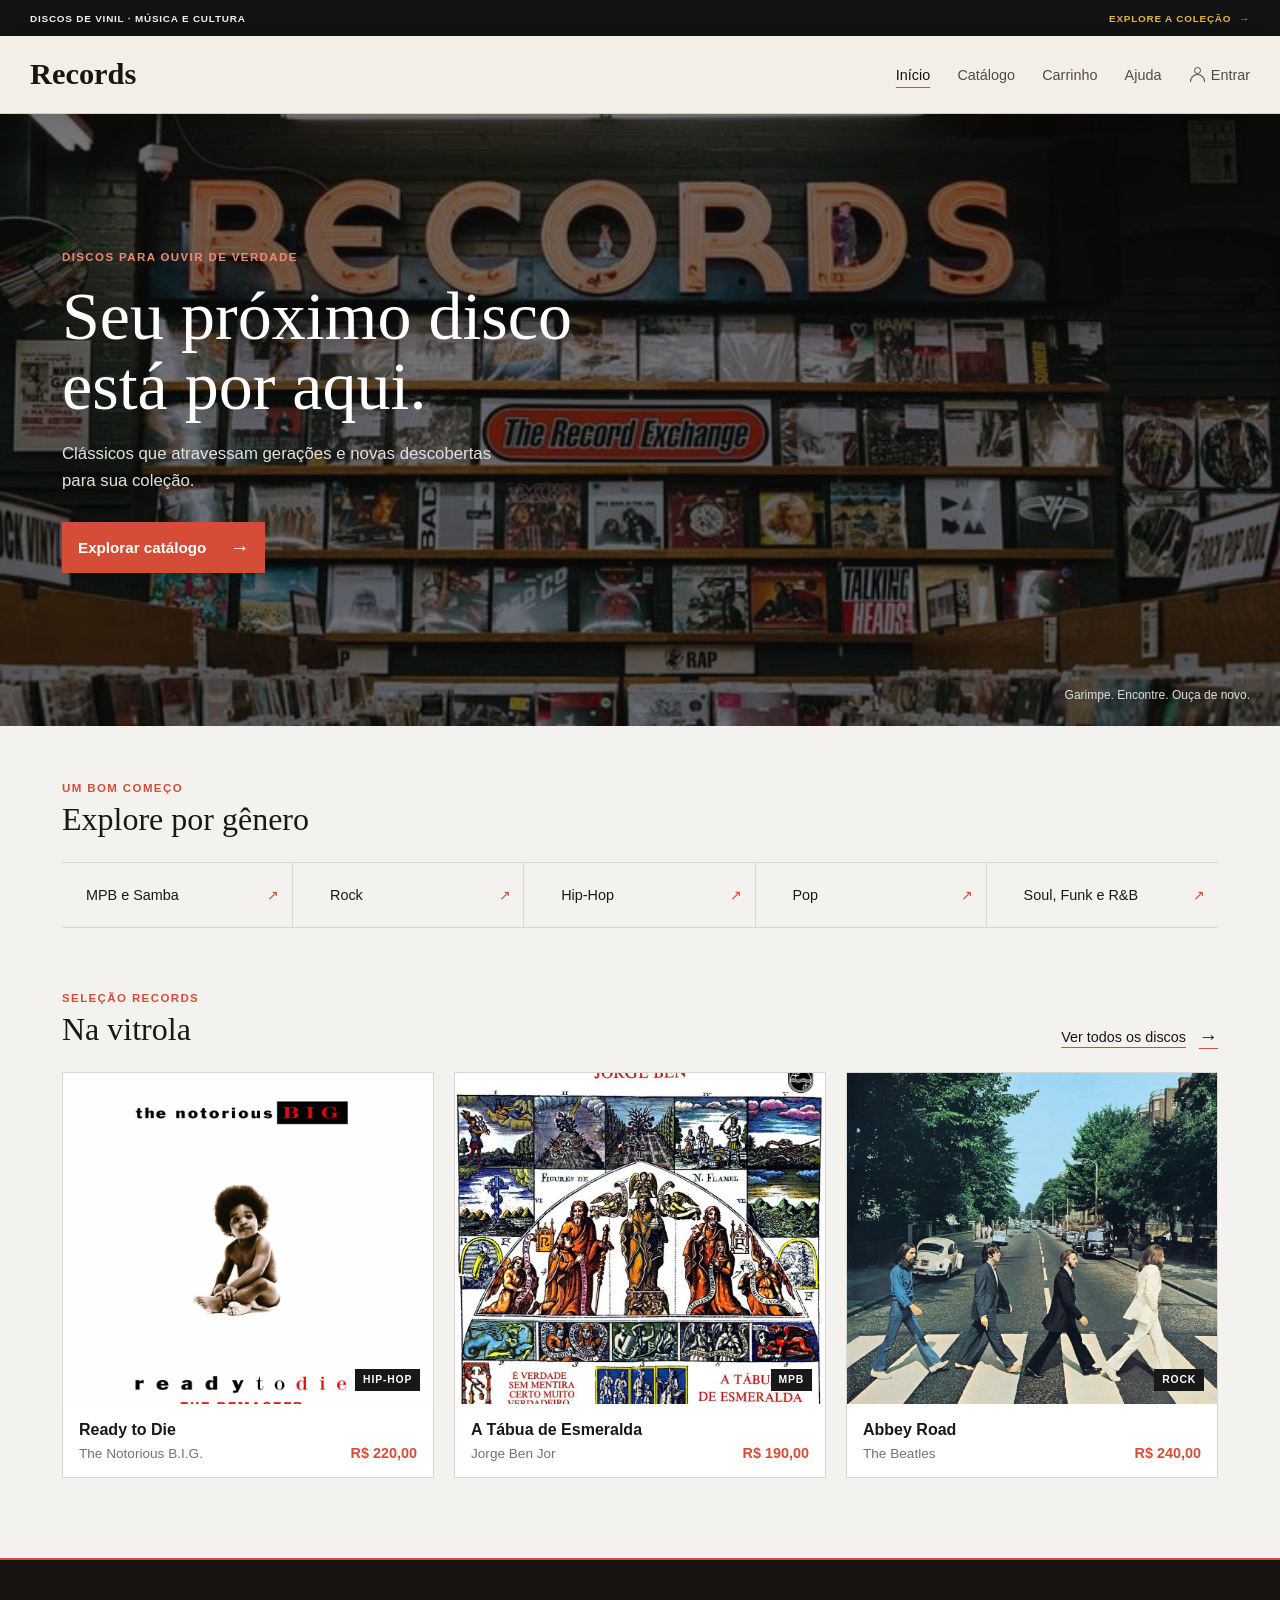
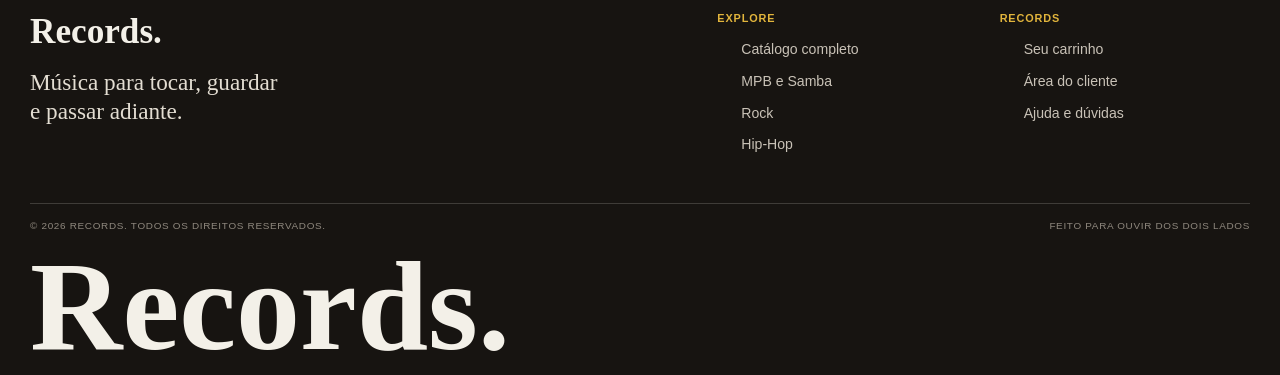
<file: index.html>
<!DOCTYPE html>
<html lang="pt">
<head>
    <meta charset="UTF-8">
    <meta name="viewport" content="width=device-width, initial-scale=1.0">
    <title>Records - Início</title>
    <link rel="stylesheet" href="style.css">
</head>
<body class="home-page">
    <div class="site-announcement">
        <span>DISCOS DE VINIL &middot; MÚSICA E CULTURA</span>
        <a href="catalogo.html">EXPLORE A COLEÇÃO <span aria-hidden="true">&#8594;</span></a>
    </div>
    <header class="site-header">
        <div class="logo">
            <h1>Records</h1>
        </div>
        <nav>
            <a href="index.html" class="active">Início</a>
            <a href="catalogo.html">Catálogo</a>
            <a href="carrinho.html">Carrinho</a>
            <a href="ajuda.html">Ajuda</a>
            <a href="entrar.html" class="link-entrar"><span class="icone-perfil-nav" aria-hidden="true"></span>Entrar</a>
        </nav>
    </header>

    <main class="home-main">
        <section class="home-hero" aria-labelledby="home-hero-title">
            <img class="home-hero-image" src="img/fundo-records.png" alt="Interior da loja Records com discos de vinil" fetchpriority="high">
            <div class="home-hero-content">
                <p class="home-kicker">DISCOS PARA OUVIR DE VERDADE</p>
                <h2 id="home-hero-title">Seu próximo disco<br>está por aqui.</h2>
                <p>Clássicos que atravessam gerações e novas descobertas para sua coleção.</p>
                <a href="catalogo.html" class="home-cta">Explorar catálogo <span aria-hidden="true">&#8594;</span></a>
            </div>
            <p class="home-hero-caption">Garimpe. Encontre. Ouça de novo.</p>
        </section>

        <section class="home-categorias" aria-labelledby="home-categorias-title">
            <div class="home-section-heading">
                <p class="home-kicker">UM BOM COMEÇO</p>
                <h2 id="home-categorias-title">Explore por gênero</h2>
            </div>
            <nav class="home-genero-links" aria-label="Explorar gêneros no catálogo">
                <a href="catalogo.html#mpb-e-samba">MPB e Samba <span aria-hidden="true">&#8599;</span></a>
                <a href="catalogo.html#rock">Rock <span aria-hidden="true">&#8599;</span></a>
                <a href="catalogo.html#hip-hop">Hip-Hop <span aria-hidden="true">&#8599;</span></a>
                <a href="catalogo.html#pop">Pop <span aria-hidden="true">&#8599;</span></a>
                <a href="catalogo.html#soul-funk-e-r-b">Soul, Funk e R&amp;B <span aria-hidden="true">&#8599;</span></a>
            </nav>
        </section>

        <section class="home-destaques" aria-labelledby="home-destaques-title">
            <div class="home-section-heading home-destaques-heading">
                <div>
                    <p class="home-kicker">SELEÇÃO RECORDS</p>
                    <h2 id="home-destaques-title">Na vitrola</h2>
                </div>
                <a class="home-text-link" href="catalogo.html">Ver todos os discos <span aria-hidden="true">&#8594;</span></a>
            </div>
            <div class="home-destaques-grid">
                <a class="home-album" href="catalogo.html">
                    <div class="home-album-cover">
                        <img src="img/Ready to Die.png" alt="Capa do álbum Ready to Die" loading="lazy">
                        <span>HIP-HOP</span>
                    </div>
                    <div class="home-album-info">
                        <div><h3>Ready to Die</h3><p>The Notorious B.I.G.</p></div>
                        <strong>R$ 220,00</strong>
                    </div>
                </a>
                <a class="home-album" href="catalogo.html">
                    <div class="home-album-cover">
                        <img src="img/A Tábua de Esmeralda.png" alt="Capa do álbum A Tábua de Esmeralda" loading="lazy">
                        <span>MPB</span>
                    </div>
                    <div class="home-album-info">
                        <div><h3>A Tábua de Esmeralda</h3><p>Jorge Ben Jor</p></div>
                        <strong>R$ 190,00</strong>
                    </div>
                </a>
                <a class="home-album" href="catalogo.html">
                    <div class="home-album-cover">
                        <img src="img/Abbey Road.png" alt="Capa do álbum Abbey Road" loading="lazy">
                        <span>ROCK</span>
                    </div>
                    <div class="home-album-info">
                        <div><h3>Abbey Road</h3><p>The Beatles</p></div>
                        <strong>R$ 240,00</strong>
                    </div>
                </a>
            </div>
        </section>
    </main>

    <footer class="site-footer">
        <div class="site-footer-content">
            <div class="site-footer-brand-block">
                <a class="site-footer-brand" href="index.html">Records.</a>
                <p class="site-footer-tagline">Música para tocar, guardar<br>e passar adiante.</p>
            </div>
            <nav class="site-footer-links" aria-label="Links do rodapé">
                <div>
                    <h2>Explore</h2>
                    <a href="catalogo.html">Catálogo completo</a>
                    <a href="catalogo.html#mpb-e-samba">MPB e Samba</a>
                    <a href="catalogo.html#rock">Rock</a>
                    <a href="catalogo.html#hip-hop">Hip-Hop</a>
                </div>
                <div>
                    <h2>Records</h2>
                    <a href="carrinho.html">Seu carrinho</a>
                    <a href="entrar.html">Área do cliente</a>
                    <a href="ajuda.html">Ajuda e dúvidas</a>
                </div>
            </nav>
        </div>
        <div class="site-footer-bottom">
            <p>&copy; 2026 RECORDS. TODOS OS DIREITOS RESERVADOS.</p>
            <p>FEITO PARA OUVIR DOS DOIS LADOS</p>
        </div>
        <p class="site-footer-wordmark" aria-hidden="true">Records.</p>
    </footer>

    <script src="script.js"></script>
</body>
</html>
</file>
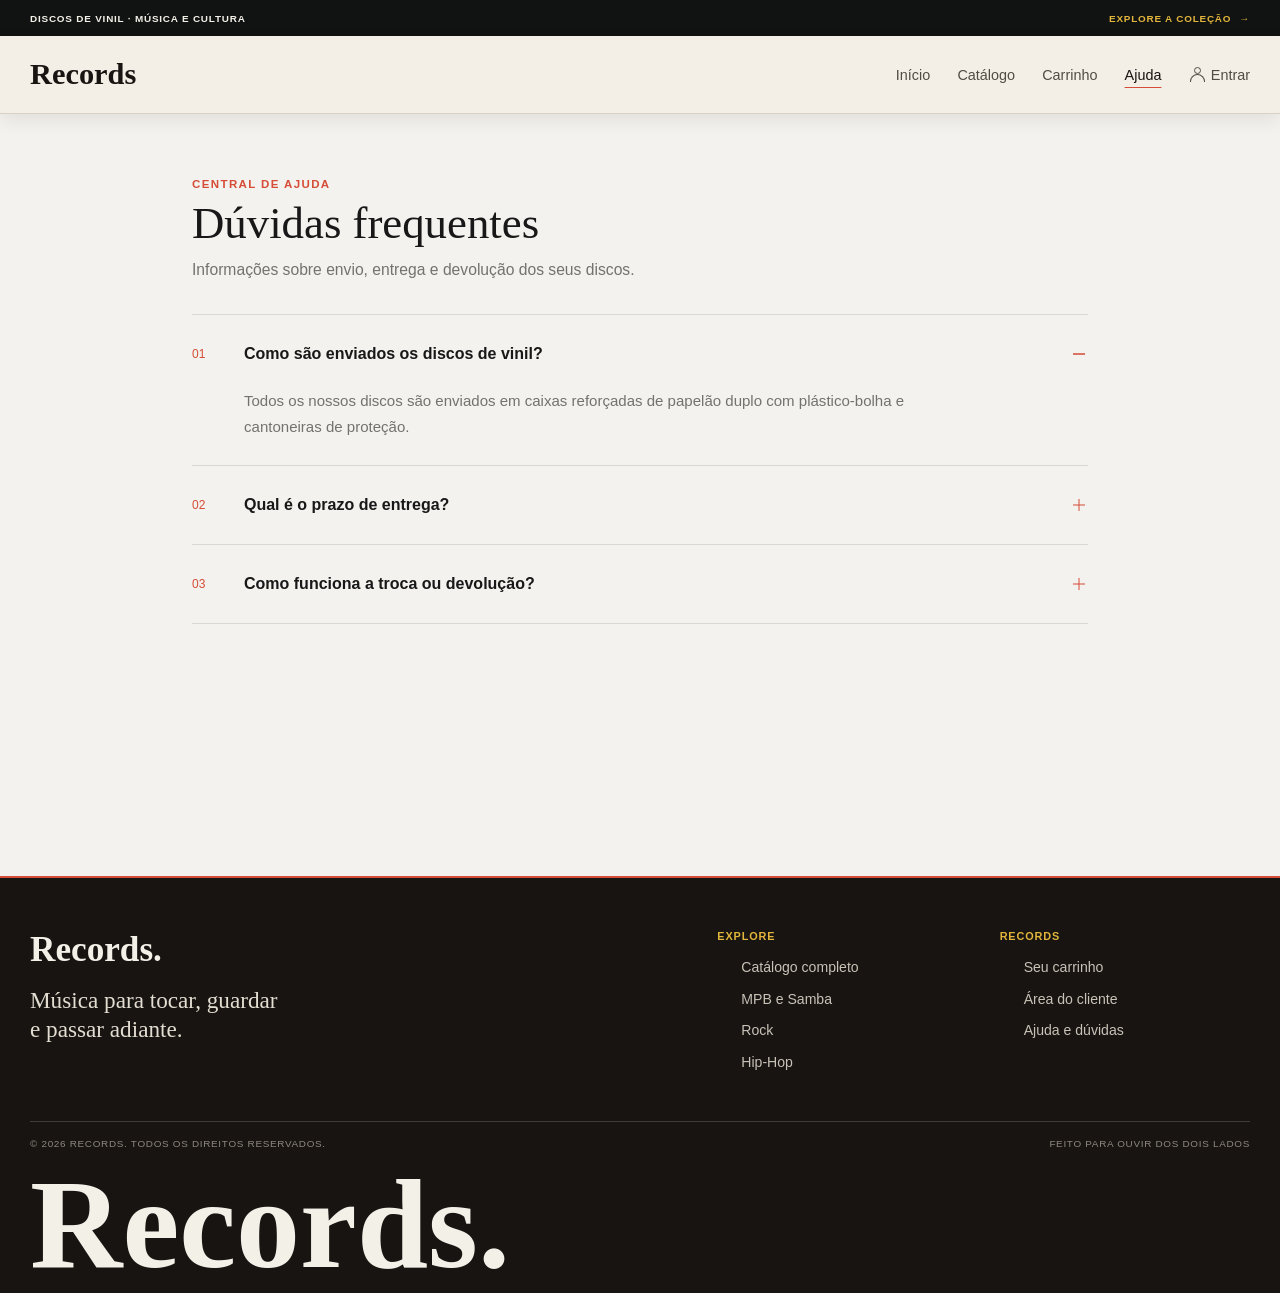
<file: ajuda.html>
<!DOCTYPE html>
<html lang="pt">
<head>
    <meta charset="UTF-8">
    <meta name="viewport" content="width=device-width, initial-scale=1.0">
    <title>Records - Ajuda</title>
    <link rel="stylesheet" href="style.css">
</head>
<body class="ajuda-page">
    <div class="site-announcement">
        <span>DISCOS DE VINIL &middot; MÚSICA E CULTURA</span>
        <a href="catalogo.html">EXPLORE A COLEÇÃO <span aria-hidden="true">&#8594;</span></a>
    </div>
    <header class="site-header">
        <div class="logo">
            <h1>Records</h1>
        </div>
        <nav>
            <a href="index.html">Início</a>
            <a href="catalogo.html">Catálogo</a>
            <a href="carrinho.html">Carrinho</a>
            <a href="ajuda.html" class="active">Ajuda</a>
            <a href="entrar.html" class="link-entrar"><span class="icone-perfil-nav" aria-hidden="true"></span>Entrar</a>
        </nav>
    </header>

    <main class="ajuda-main">
        <section class="ajuda-intro" aria-labelledby="ajuda-titulo">
            <p class="ajuda-kicker">CENTRAL DE AJUDA</p>
            <h2 id="ajuda-titulo">Dúvidas frequentes</h2>
            <p>Informações sobre envio, entrega e devolução dos seus discos.</p>
        </section>

        <section class="faq-lista" aria-label="Perguntas frequentes">
            <details class="faq-item" open>
                <summary>
                    <span class="faq-numero">01</span>
                    <span class="faq-pergunta">Como são enviados os discos de vinil?</span>
                    <span class="faq-indicador" aria-hidden="true"></span>
                </summary>
                <p>Todos os nossos discos são enviados em caixas reforçadas de papelão duplo com plástico-bolha e cantoneiras de proteção.</p>
            </details>

            <details class="faq-item">
                <summary>
                    <span class="faq-numero">02</span>
                    <span class="faq-pergunta">Qual é o prazo de entrega?</span>
                    <span class="faq-indicador" aria-hidden="true"></span>
                </summary>
                <p>O prazo varia conforme a sua região, geralmente levando de 3 a 7 dias úteis após a confirmação do pagamento.</p>
            </details>

            <details class="faq-item">
                <summary>
                    <span class="faq-numero">03</span>
                    <span class="faq-pergunta">Como funciona a troca ou devolução?</span>
                    <span class="faq-indicador" aria-hidden="true"></span>
                </summary>
                <p>Você pode solicitar a troca ou devolução em até 7 dias corridos após o recebimento, caso o produto apresente defeito ou avaria no transporte.</p>
            </details>
        </section>
    </main>

    <footer class="site-footer">
        <div class="site-footer-content">
            <div class="site-footer-brand-block">
                <a class="site-footer-brand" href="index.html">Records.</a>
                <p class="site-footer-tagline">Música para tocar, guardar<br>e passar adiante.</p>
            </div>
            <nav class="site-footer-links" aria-label="Links do rodapé">
                <div>
                    <h2>Explore</h2>
                    <a href="catalogo.html">Catálogo completo</a>
                    <a href="catalogo.html#mpb-e-samba">MPB e Samba</a>
                    <a href="catalogo.html#rock">Rock</a>
                    <a href="catalogo.html#hip-hop">Hip-Hop</a>
                </div>
                <div>
                    <h2>Records</h2>
                    <a href="carrinho.html">Seu carrinho</a>
                    <a href="entrar.html">Área do cliente</a>
                    <a href="ajuda.html">Ajuda e dúvidas</a>
                </div>
            </nav>
        </div>
        <div class="site-footer-bottom">
            <p>&copy; 2026 RECORDS. TODOS OS DIREITOS RESERVADOS.</p>
            <p>FEITO PARA OUVIR DOS DOIS LADOS</p>
        </div>
        <p class="site-footer-wordmark" aria-hidden="true">Records.</p>
    </footer>

    <script src="script.js"></script>
</body>
</html>
</file>
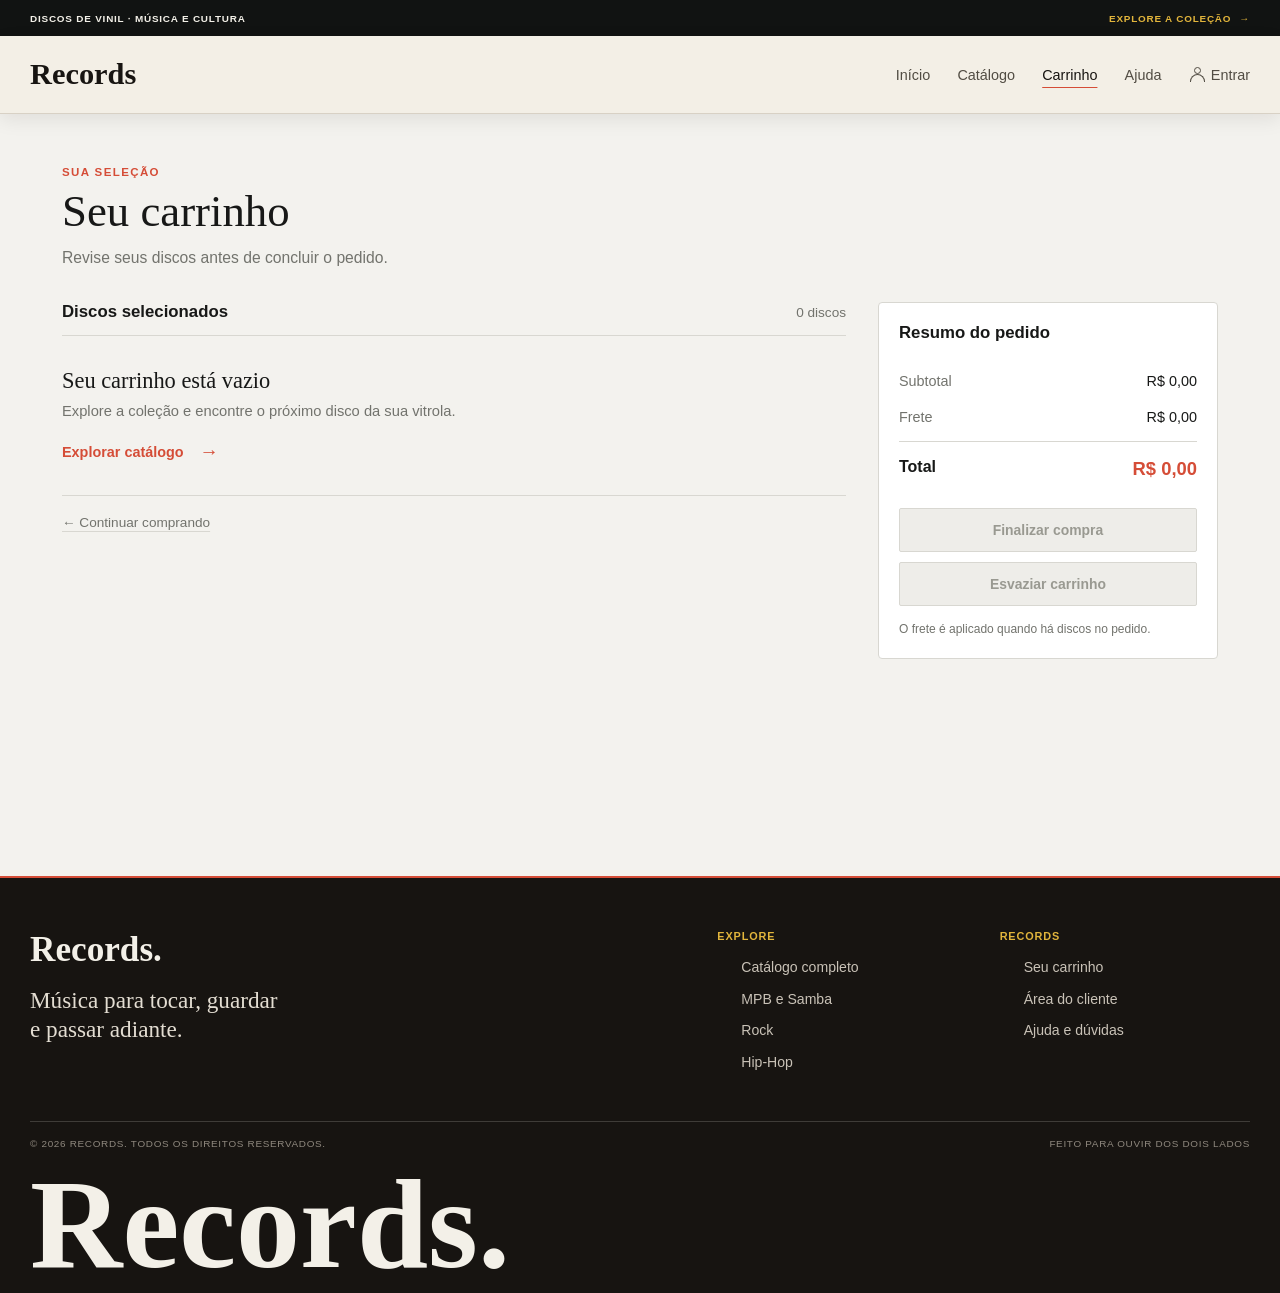
<file: carrinho.html>
<!DOCTYPE html>
<html lang="pt">
<head>
    <meta charset="UTF-8">
    <meta name="viewport" content="width=device-width, initial-scale=1.0">
    <title>Records - Carrinho</title>
    <link rel="stylesheet" href="style.css">
</head>
<body class="carrinho-page">
    <div class="site-announcement">
        <span>DISCOS DE VINIL &middot; MÚSICA E CULTURA</span>
        <a href="catalogo.html">EXPLORE A COLEÇÃO <span aria-hidden="true">&#8594;</span></a>
    </div>
    <header class="site-header">
        <div class="logo">
            <h1>Records</h1>
        </div>
        <nav>
            <a href="index.html">Início</a>
            <a href="catalogo.html">Catálogo</a>
            <a href="carrinho.html" class="active">Carrinho</a>
            <a href="ajuda.html">Ajuda</a>
            <a href="entrar.html" class="link-entrar"><span class="icone-perfil-nav" aria-hidden="true"></span>Entrar</a>
        </nav>
    </header>

    <main class="carrinho-main">
        <section class="carrinho-intro" aria-labelledby="carrinho-titulo">
            <p class="carrinho-kicker">SUA SELEÇÃO</p>
            <h2 id="carrinho-titulo">Seu carrinho</h2>
            <p>Revise seus discos antes de concluir o pedido.</p>
        </section>

        <div class="carrinho-layout">
            <section class="carrinho-itens-section" aria-labelledby="carrinho-itens-titulo">
                <div class="carrinho-lista-header">
                    <h3 id="carrinho-itens-titulo">Discos selecionados</h3>
                    <span id="carrinho-contagem">0 discos</span>
                </div>
                <div id="carrinho-itens" class="carrinho-lista" aria-live="polite"></div>
                <a class="carrinho-continuar" href="catalogo.html">&#8592; Continuar comprando</a>
            </section>

            <aside class="carrinho-resumo" aria-labelledby="resumo-titulo">
                <h3 id="resumo-titulo">Resumo do pedido</h3>
                <div class="linha-resumo">
                    <span>Subtotal</span>
                    <span id="subtotal">R$ 0,00</span>
                </div>
                <div class="linha-resumo">
                    <span>Frete</span>
                    <span id="frete">R$ 0,00</span>
                </div>
                <div class="linha-resumo total">
                    <span>Total</span>
                    <span id="valor-total">R$ 0,00</span>
                </div>
                <div class="carrinho-acoes">
                    <button id="btn-finalizar" class="btn-comprar" type="button" onclick="finalizarCompra()" disabled>Finalizar compra</button>
                    <button id="btn-limpar-carrinho" class="btn-secundario" type="button" onclick="limparCarrinho()" disabled>Esvaziar carrinho</button>
                </div>
                <p class="carrinho-aviso">O frete é aplicado quando há discos no pedido.</p>
            </aside>
        </div>
    </main>

    <footer class="site-footer">
        <div class="site-footer-content">
            <div class="site-footer-brand-block">
                <a class="site-footer-brand" href="index.html">Records.</a>
                <p class="site-footer-tagline">Música para tocar, guardar<br>e passar adiante.</p>
            </div>
            <nav class="site-footer-links" aria-label="Links do rodapé">
                <div>
                    <h2>Explore</h2>
                    <a href="catalogo.html">Catálogo completo</a>
                    <a href="catalogo.html#mpb-e-samba">MPB e Samba</a>
                    <a href="catalogo.html#rock">Rock</a>
                    <a href="catalogo.html#hip-hop">Hip-Hop</a>
                </div>
                <div>
                    <h2>Records</h2>
                    <a href="carrinho.html">Seu carrinho</a>
                    <a href="entrar.html">Área do cliente</a>
                    <a href="ajuda.html">Ajuda e dúvidas</a>
                </div>
            </nav>
        </div>
        <div class="site-footer-bottom">
            <p>&copy; 2026 RECORDS. TODOS OS DIREITOS RESERVADOS.</p>
            <p>FEITO PARA OUVIR DOS DOIS LADOS</p>
        </div>
        <p class="site-footer-wordmark" aria-hidden="true">Records.</p>
    </footer>

    <script src="script.js"></script>
</body>
</html>
</file>
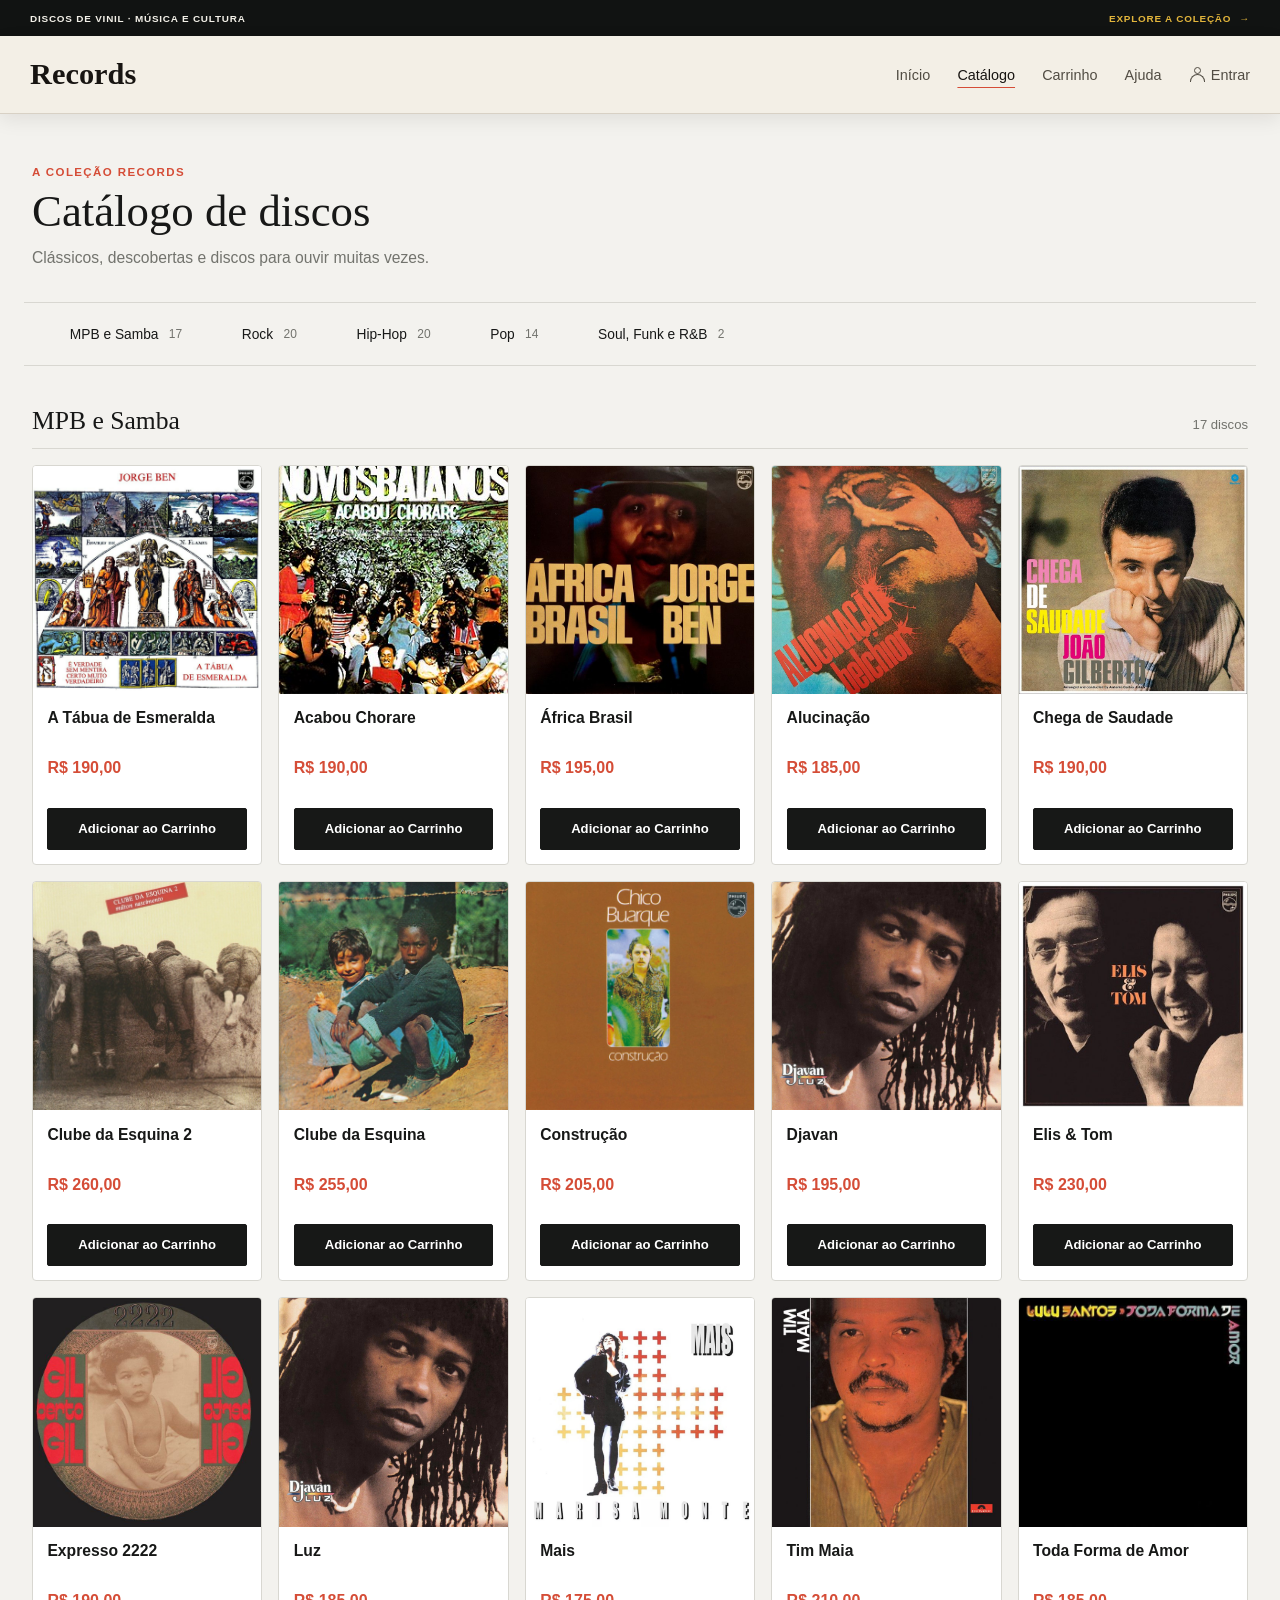
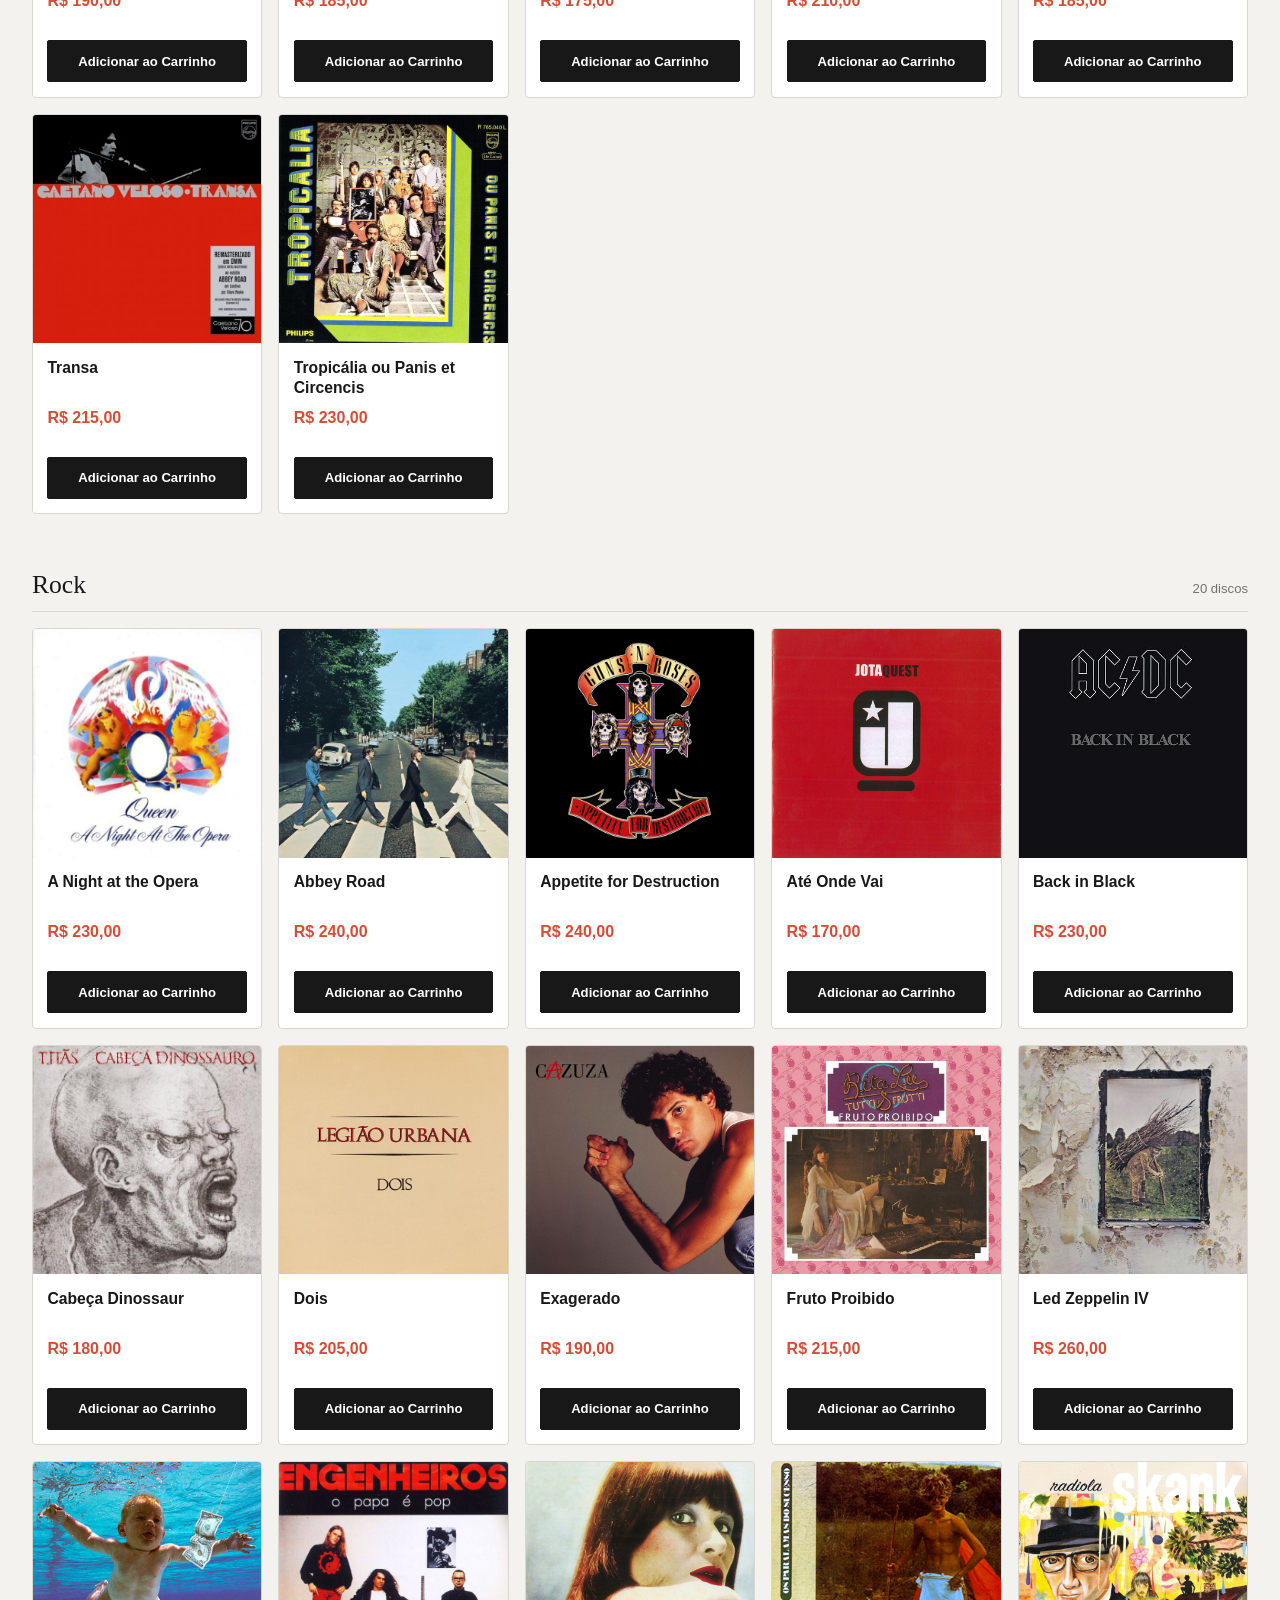
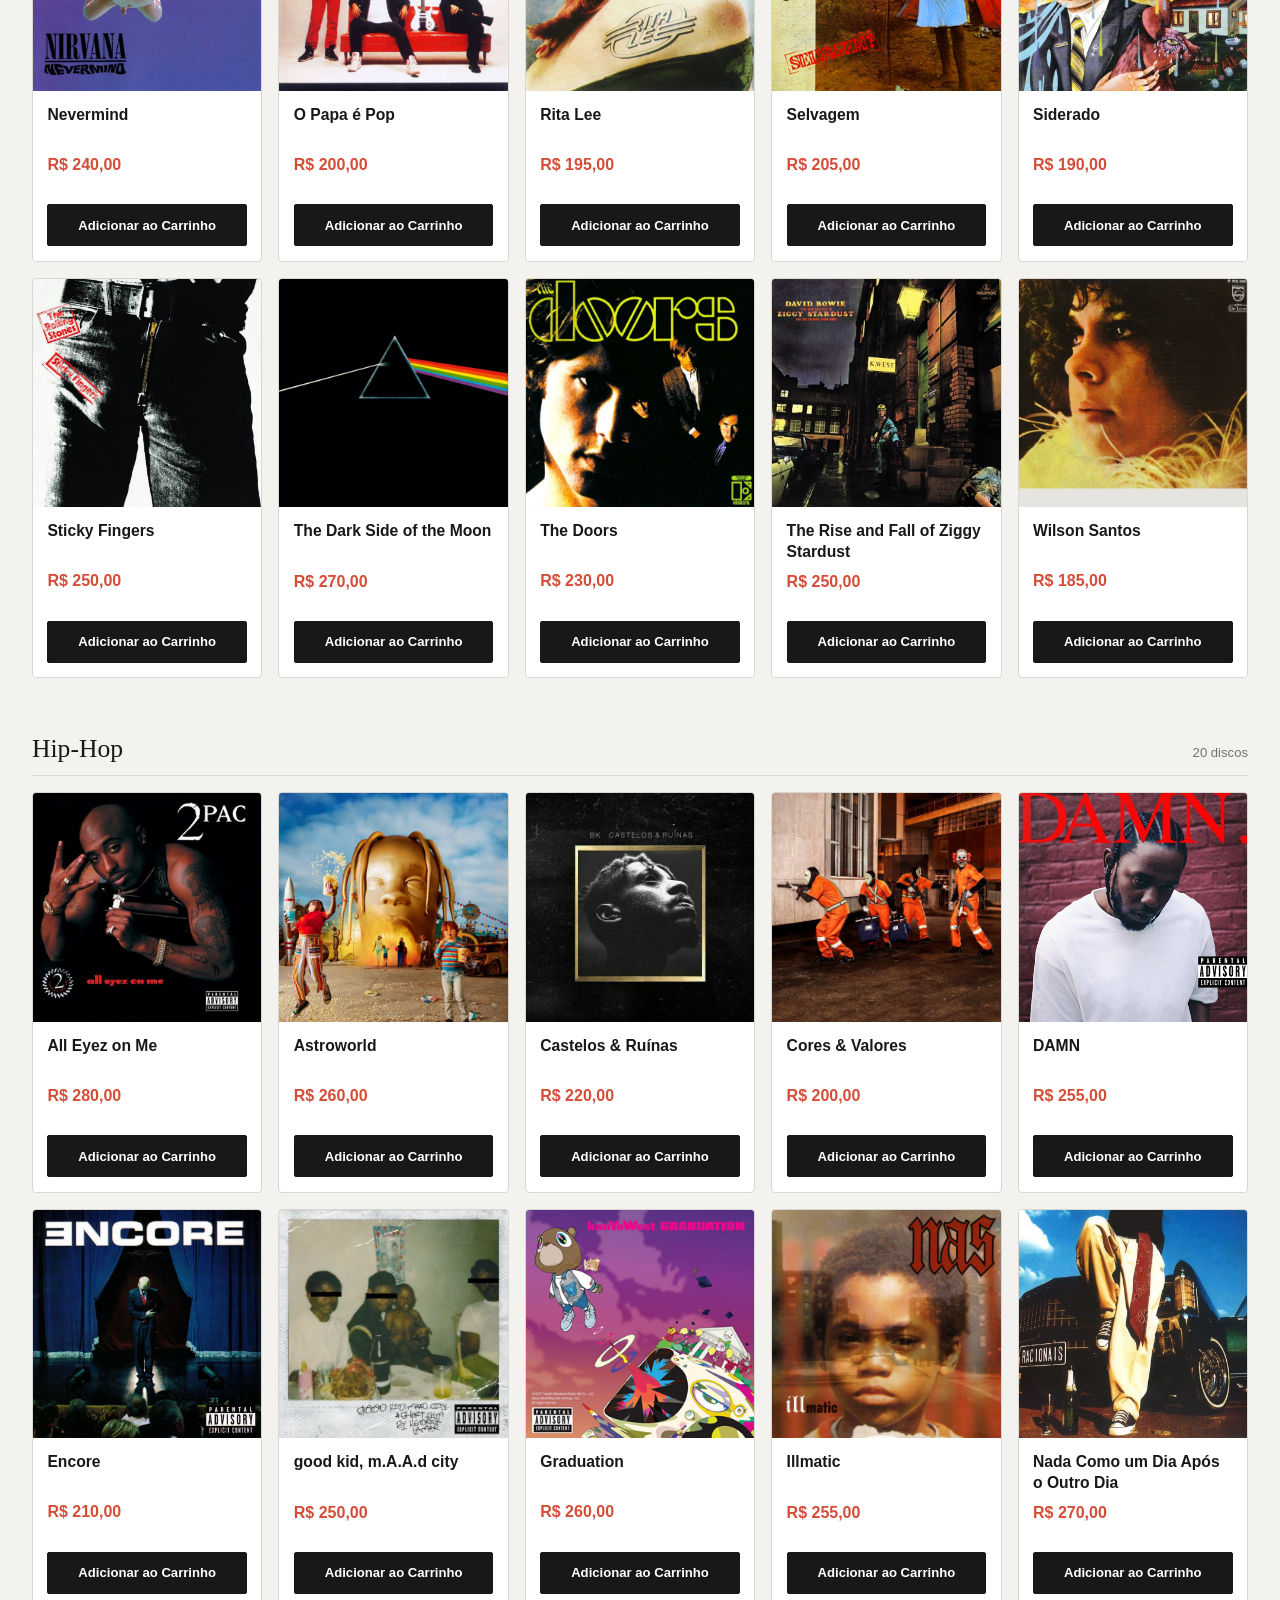
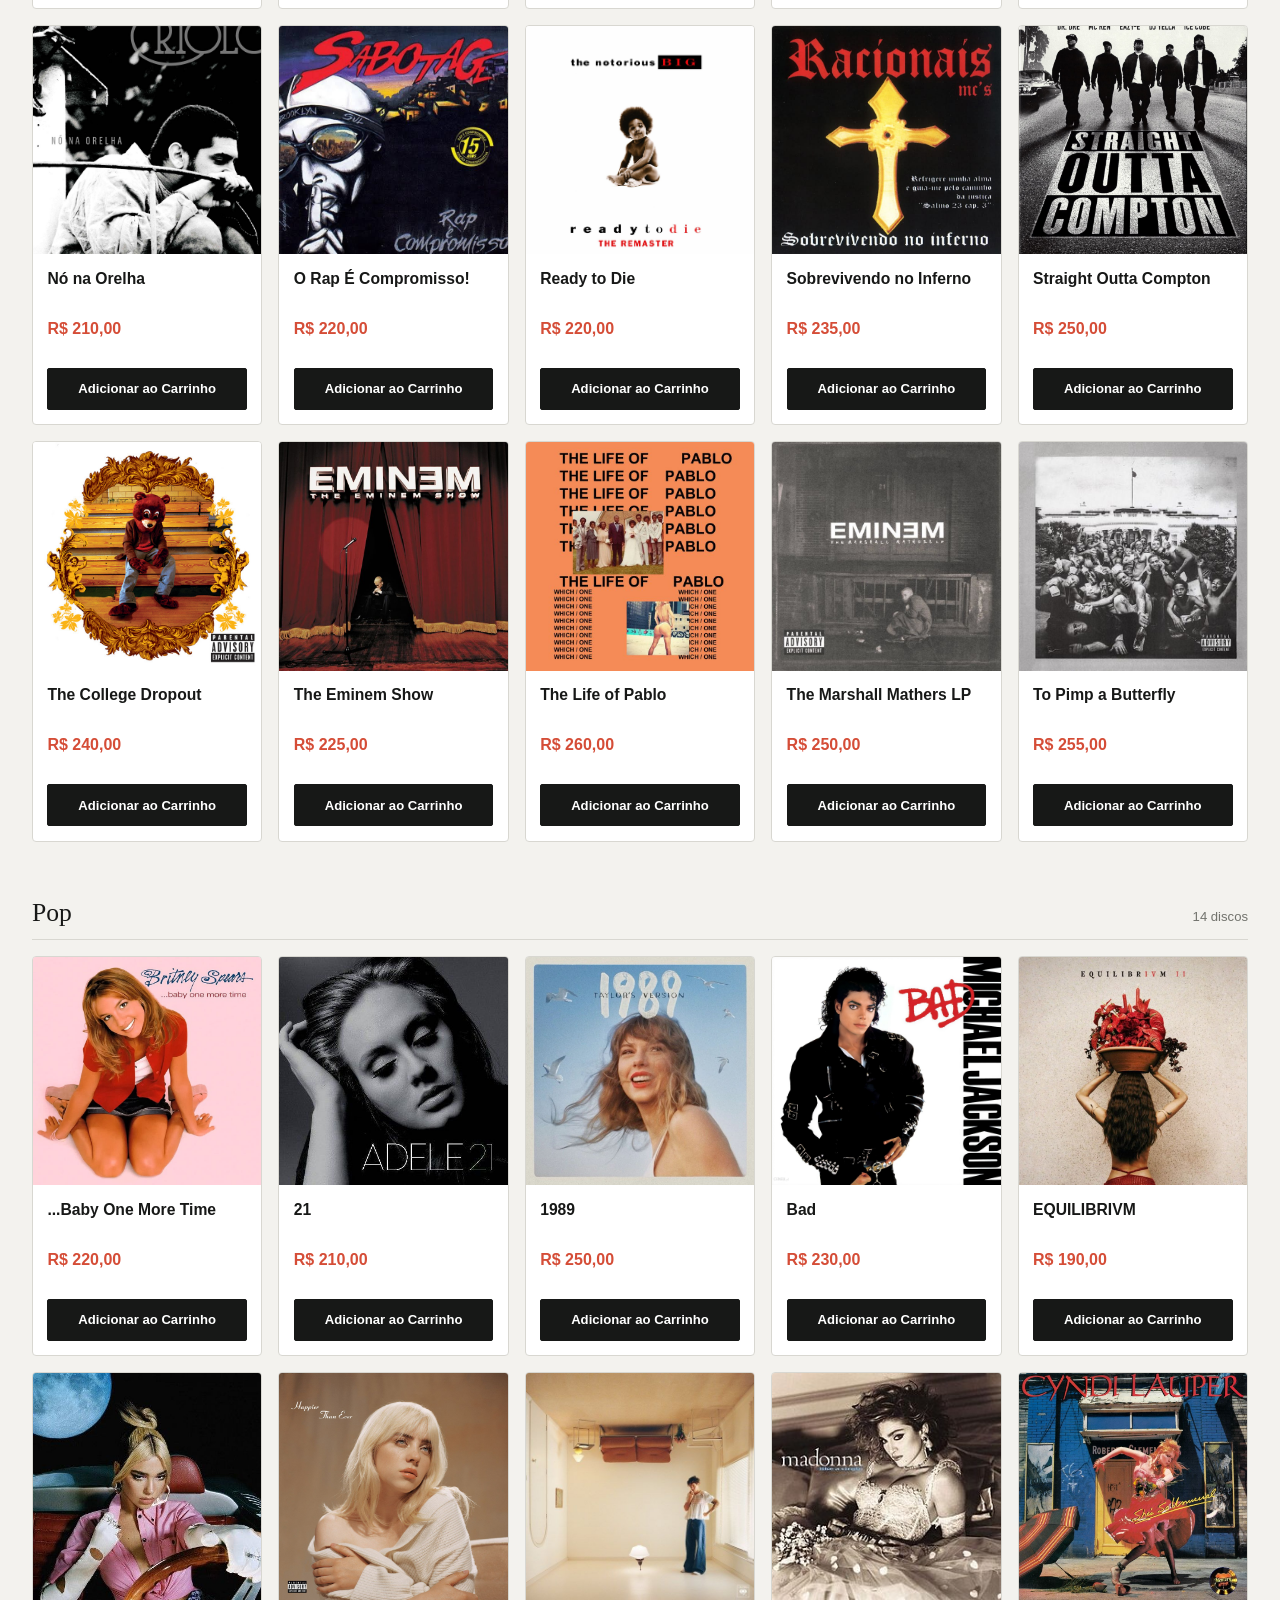
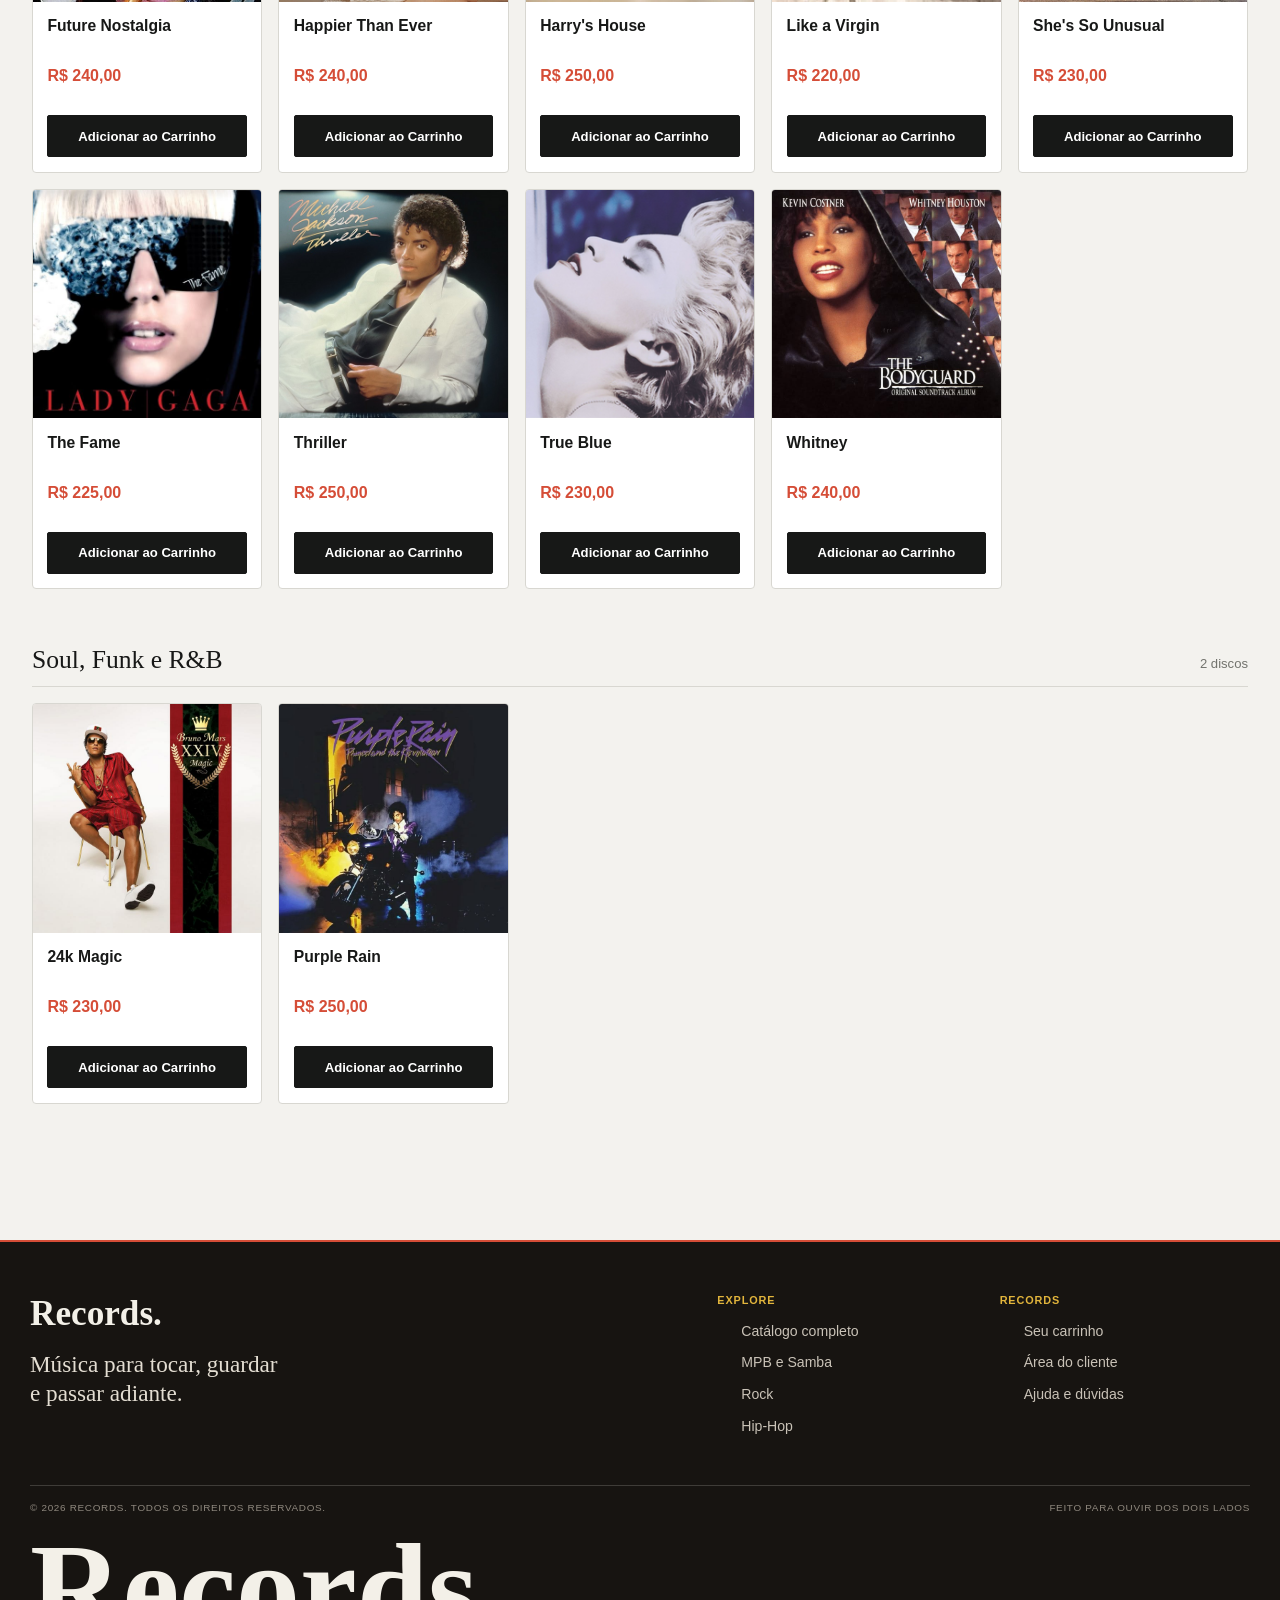
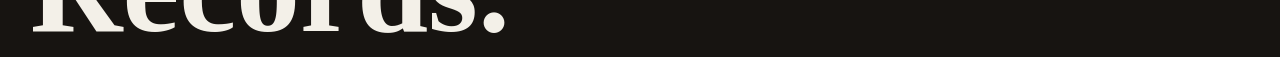
<file: catalogo.html>
<!DOCTYPE html>
<html lang="pt">
<head>
    <meta charset="UTF-8">
    <meta name="viewport" content="width=device-width, initial-scale=1.0">
    <title>Records - Catálogo</title>
    <link rel="stylesheet" href="style.css">
</head>
<body class="catalogo-page">
    <div class="site-announcement">
        <span>DISCOS DE VINIL &middot; MÚSICA E CULTURA</span>
        <a href="catalogo.html">EXPLORE A COLEÇÃO <span aria-hidden="true">&#8594;</span></a>
    </div>

    <header class="site-header">
        <div class="logo">
            <h1>Records</h1>
        </div>
        <nav>
            <a href="index.html">Início</a>
            <a href="catalogo.html" class="active">Catálogo</a>
            <a href="carrinho.html">Carrinho</a>
            <a href="ajuda.html">Ajuda</a>
            <a href="entrar.html" class="link-entrar"><span class="icone-perfil-nav" aria-hidden="true"></span>Entrar</a>
        </nav>
    </header>

    <main class="catalogo-main">
        <section class="catalogo-intro" aria-labelledby="catalogo-titulo">
            <p class="catalogo-kicker">A COLEÇÃO RECORDS</p>
            <h2 id="catalogo-titulo">Catálogo de discos</h2>
            <p>Clássicos, descobertas e discos para ouvir muitas vezes.</p>
        </section>
        <nav class="generos-nav" id="generos-nav" aria-label="Explorar por gênero"></nav>
        <div id="catalogo-generos"></div>
    </main>

    <footer class="site-footer">
        <div class="site-footer-content">
            <div class="site-footer-brand-block">
                <a class="site-footer-brand" href="index.html">Records.</a>
                <p class="site-footer-tagline">Música para tocar, guardar<br>e passar adiante.</p>
            </div>
            <nav class="site-footer-links" aria-label="Links do rodapé">
                <div>
                    <h2>Explore</h2>
                    <a href="catalogo.html">Catálogo completo</a>
                    <a href="catalogo.html#mpb-e-samba">MPB e Samba</a>
                    <a href="catalogo.html#rock">Rock</a>
                    <a href="catalogo.html#hip-hop">Hip-Hop</a>
                </div>
                <div>
                    <h2>Records</h2>
                    <a href="carrinho.html">Seu carrinho</a>
                    <a href="entrar.html">Área do cliente</a>
                    <a href="ajuda.html">Ajuda e dúvidas</a>
                </div>
            </nav>
        </div>
        <div class="site-footer-bottom">
            <p>&copy; 2026 RECORDS. TODOS OS DIREITOS RESERVADOS.</p>
            <p>FEITO PARA OUVIR DOS DOIS LADOS</p>
        </div>
        <p class="site-footer-wordmark" aria-hidden="true">Records.</p>
    </footer>

    <script src="script.js"></script>
</body>
</html>
</file>
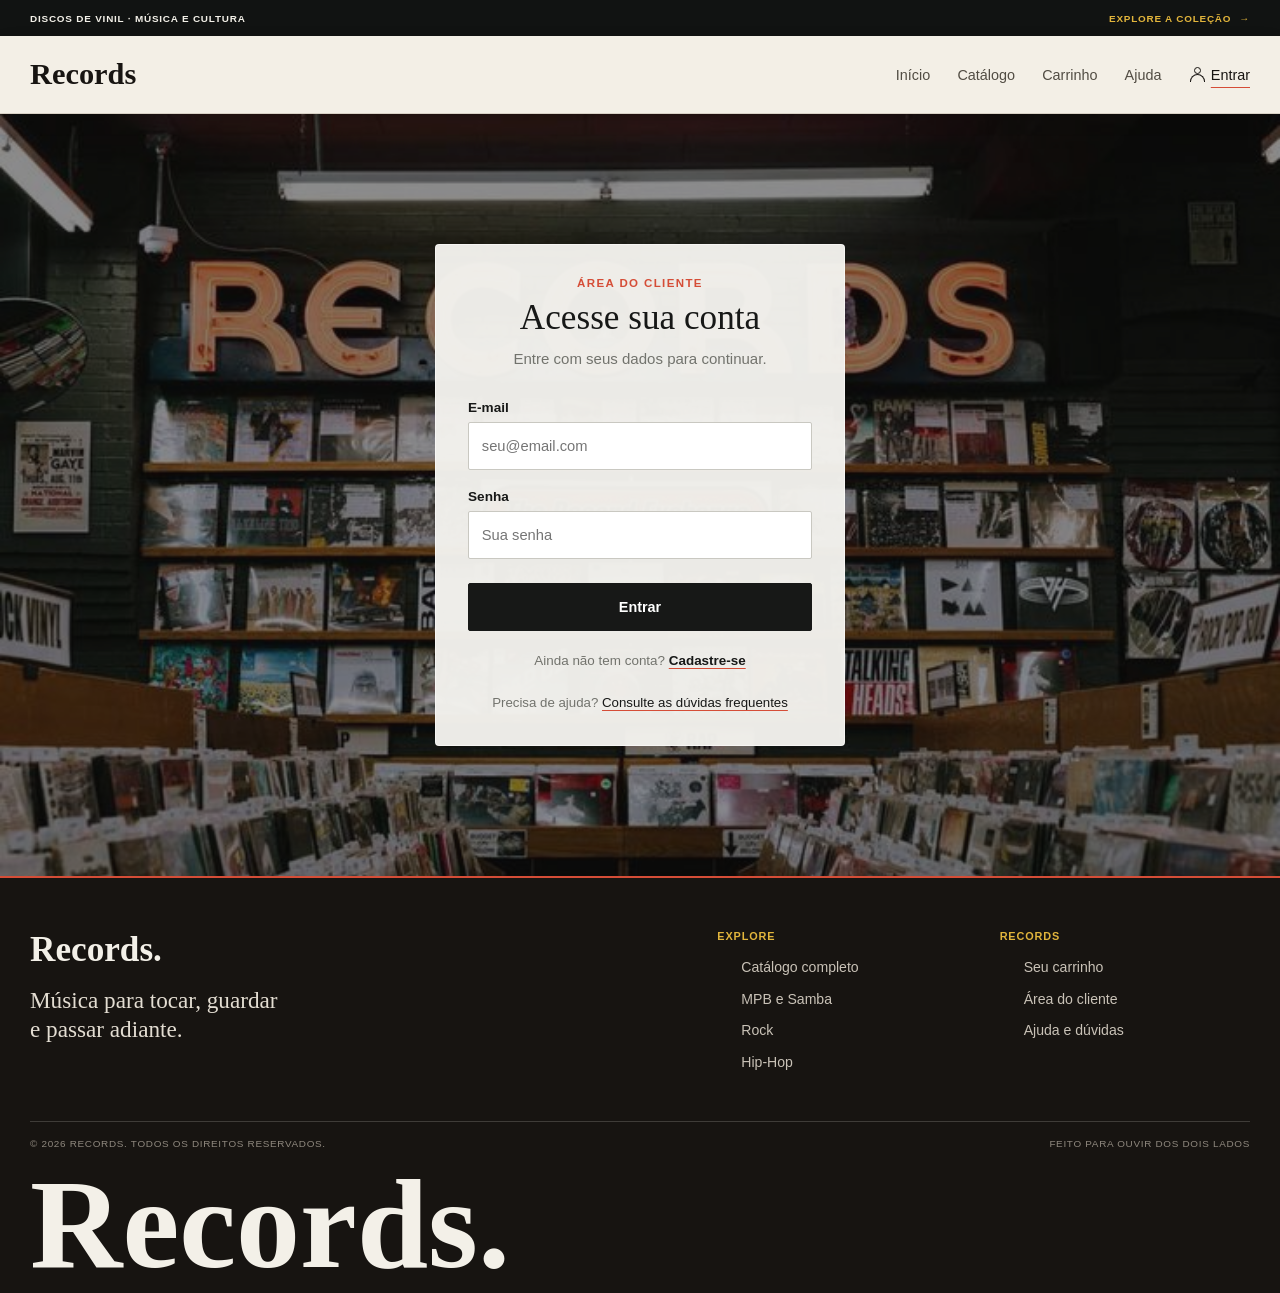
<file: entrar.html>
<!DOCTYPE html>
<html lang="pt">
<head>
    <meta charset="UTF-8">
    <meta name="viewport" content="width=device-width, initial-scale=1.0">
    <title>Records - Entrar</title>
    <link rel="stylesheet" href="style.css">
</head>
<body class="entrar-page">
    <div class="site-announcement">
        <span>DISCOS DE VINIL &middot; MÚSICA E CULTURA</span>
        <a href="catalogo.html">EXPLORE A COLEÇÃO <span aria-hidden="true">&#8594;</span></a>
    </div>
    <header class="site-header">
        <div class="logo">
            <h1>Records</h1>
        </div>
        <nav>
            <a href="index.html">Início</a>
            <a href="catalogo.html">Catálogo</a>
            <a href="carrinho.html">Carrinho</a>
            <a href="ajuda.html">Ajuda</a>
            <a href="entrar.html" class="link-entrar active"><span class="icone-perfil-nav" aria-hidden="true"></span>Entrar</a>
        </nav>
    </header>

    <main class="entrar-main">
        <section class="entrar-formulario" aria-labelledby="entrar-titulo">
            <p class="entrar-kicker">ÁREA DO CLIENTE</p>
            <div id="modo-login" class="entrar-modo">
                <h2 id="entrar-titulo">Acesse sua conta</h2>
                <p class="entrar-descricao">Entre com seus dados para continuar.</p>
                <form onsubmit="realizarLogin(event)">
                    <div class="campo-form">
                        <label for="email">E-mail</label>
                        <input type="email" id="email" name="email" placeholder="seu@email.com" autocomplete="email" required>
                    </div>
                    <div class="campo-form">
                        <label for="senha">Senha</label>
                        <input type="password" id="senha" name="senha" placeholder="Sua senha" autocomplete="current-password" required>
                    </div>
                    <p id="login-erro" class="cadastro-erro" role="alert" hidden></p>
                    <button type="submit" class="entrar-submit">Entrar</button>
                </form>
                <p class="entrar-alternar">Ainda não tem conta? <button type="button" onclick="mostrarCadastro()">Cadastre-se</button></p>
                <p class="entrar-ajuda">Precisa de ajuda? <a href="ajuda.html">Consulte as dúvidas frequentes</a></p>
            </div>

            <div id="modo-cadastro" class="entrar-modo" hidden>
                <h2 id="cadastro-titulo">Crie sua conta</h2>
                <p class="entrar-descricao">Preencha seus dados para fazer parte da Records.</p>
                <form id="form-cadastro" onsubmit="cadastrarUsuario(event)">
                    <div class="campo-form">
                        <label for="cadastro-nome">Nome</label>
                        <input type="text" id="cadastro-nome" name="nome" placeholder="Seu nome" autocomplete="name" required>
                    </div>
                    <div class="campo-form">
                        <label for="cadastro-email">E-mail</label>
                        <input type="email" id="cadastro-email" name="email" placeholder="seu@email.com" autocomplete="email" required>
                    </div>
                    <div class="campo-form">
                        <label for="cadastro-senha">Senha</label>
                        <input type="password" id="cadastro-senha" name="senha" placeholder="Mínimo de 8 caracteres" autocomplete="new-password" minlength="8" required>
                    </div>
                    <div class="campo-form">
                        <label for="cadastro-confirmacao">Confirme a senha</label>
                        <input type="password" id="cadastro-confirmacao" name="confirmacao" placeholder="Repita sua senha" autocomplete="new-password" minlength="8" required>
                    </div>
                    <p id="cadastro-erro" class="cadastro-erro" role="alert" hidden></p>
                    <button type="submit" class="entrar-submit">Criar conta</button>
                </form>
                <p class="entrar-alternar">Já tem conta? <button type="button" onclick="mostrarLogin()">Entrar</button></p>
                <p class="entrar-ajuda">Precisa de ajuda? <a href="ajuda.html">Consulte as dúvidas frequentes</a></p>
            </div>
        </section>

        <section id="perfil-usuario" class="entrar-perfil" aria-labelledby="perfil-titulo" hidden>
            <p class="entrar-kicker">PERFIL DO CLIENTE</p>
            <div id="perfil-avatar" class="perfil-avatar" aria-hidden="true"></div>
            <h2 id="perfil-titulo">Olá, <span id="perfil-nome"></span></h2>
            <p class="entrar-descricao">Sua sessão está ativa com este e-mail:</p>
            <p id="perfil-email" class="perfil-email"></p>
            <div class="perfil-acoes">
                <a class="perfil-catalogo" href="catalogo.html">Explorar catálogo</a>
                <a class="perfil-carrinho" href="carrinho.html">Ver meu carrinho</a>
                <button class="perfil-sair" type="button" onclick="encerrarSessao()">Sair da conta</button>
            </div>
        </section>
    </main>

    <footer class="site-footer">
        <div class="site-footer-content">
            <div class="site-footer-brand-block">
                <a class="site-footer-brand" href="index.html">Records.</a>
                <p class="site-footer-tagline">Música para tocar, guardar<br>e passar adiante.</p>
            </div>
            <nav class="site-footer-links" aria-label="Links do rodapé">
                <div>
                    <h2>Explore</h2>
                    <a href="catalogo.html">Catálogo completo</a>
                    <a href="catalogo.html#mpb-e-samba">MPB e Samba</a>
                    <a href="catalogo.html#rock">Rock</a>
                    <a href="catalogo.html#hip-hop">Hip-Hop</a>
                </div>
                <div>
                    <h2>Records</h2>
                    <a href="carrinho.html">Seu carrinho</a>
                    <a href="entrar.html">Área do cliente</a>
                    <a href="ajuda.html">Ajuda e dúvidas</a>
                </div>
            </nav>
        </div>
        <div class="site-footer-bottom">
            <p>&copy; 2026 RECORDS. TODOS OS DIREITOS RESERVADOS.</p>
            <p>FEITO PARA OUVIR DOS DOIS LADOS</p>
        </div>
        <p class="site-footer-wordmark" aria-hidden="true">Records.</p>
    </footer>

    <script src="script.js"></script>
</body>
</html>
</file>
<file: style.css>
* {
    margin: 0;
    padding: 0;
    box-sizing: border-box;
    font-family: Arial, Helvetica, sans-serif;
}

body {
    background-color: #121212;
    color: #f1f1f1;
}

header {
    display: flex;
    justify-content: space-between;
    align-items: center;
    padding: 1.5rem 3rem;
    background-color: #1a1a1a;
    border-bottom: 1px solid #333;
}

header .logo h1 {
    font-size: 1.8rem;
    letter-spacing: 2px;
    text-transform: uppercase;
}

nav a {
    color: #aaa;
    text-decoration: none;
    margin-left: 1.5rem;
    font-weight: 500;
    transition: color 0.2s;
}

nav a:hover,
nav a.active {
    color: #fff;
}

.link-entrar {
    display: inline-flex;
    align-items: center;
    gap: 0.45rem;
}

.icone-perfil-nav {
    position: relative;
    display: inline-block;
    width: 15px;
    height: 15px;
    flex: 0 0 15px;
    color: currentColor;
}

.icone-perfil-nav::before {
    position: absolute;
    top: 0;
    left: 5px;
    width: 5px;
    height: 5px;
    border: 1.5px solid currentColor;
    border-radius: 50%;
    content: '';
}

.icone-perfil-nav::after {
    position: absolute;
    bottom: 0;
    left: 1px;
    width: 13px;
    height: 7px;
    border: 1.5px solid currentColor;
    border-bottom: 0;
    border-radius: 8px 8px 0 0;
    content: '';
}

.site-announcement {
    display: flex;
    min-height: 36px;
    align-items: center;
    justify-content: space-between;
    gap: 1rem;
    padding: 0.55rem max(1.25rem, calc((100% - 1220px) / 2));
    background: #111312;
    color: #f3f0e8;
    font-size: 0.62rem;
    font-weight: 700;
    letter-spacing: 0.08em;
}

.site-announcement a {
    display: inline-flex;
    align-items: center;
    gap: 0.5rem;
    color: #e2b53c;
    text-decoration: none;
    white-space: nowrap;
}

.site-header {
    position: sticky;
    z-index: 20;
    top: 0;
    border-bottom: 1px solid #d8d1c5;
    box-shadow: 0 6px 18px rgb(20 18 14 / 8%);
    backdrop-filter: blur(12px);
}

.site-header .logo {
    margin-right: auto;
}

.site-footer {
    overflow: hidden;
    padding: 3.25rem max(1.5rem, calc((100% - 1220px) / 2)) 1.1rem;
    border-top: 2px solid #d54d37;
    background: #171411;
    color: #f3f0e8;
}

.site-footer-content {
    display: grid;
    max-width: 1220px;
    grid-template-columns: minmax(0, 1.2fr) minmax(0, 1fr);
    align-items: start;
    gap: 3rem;
    margin: 0 auto;
    text-align: left;
}

.site-footer-brand-block {
    display: grid;
    justify-items: start;
    gap: 1rem;
}

.site-footer-brand {
    color: #f3f0e8;
    font-family: Georgia, 'Times New Roman', serif;
    font-size: 2.2rem;
    font-weight: 700;
    text-decoration: none;
}

.site-footer-tagline {
    color: #e3ddd2;
    font-family: Georgia, 'Times New Roman', serif;
    font-size: 1.45rem;
    line-height: 1.25;
}

.site-footer-links {
    display: grid;
    grid-template-columns: repeat(2, minmax(0, 1fr));
    gap: 2rem;
}

.site-footer-links div {
    display: grid;
    align-content: start;
    justify-items: start;
    gap: 0.75rem;
}

.site-footer-links h2 {
    margin-bottom: 0.25rem;
    color: #e2b53c;
    font-size: 0.68rem;
    letter-spacing: 0.08em;
    text-transform: uppercase;
}

.site-footer-links a {
    color: #c9c2b7;
    font-size: 0.88rem;
    line-height: 1.4;
    text-decoration: none;
    transition: color 160ms ease;
}

.site-footer-links a:hover {
    color: #fff;
}

.site-footer-bottom {
    display: flex;
    max-width: 1220px;
    justify-content: space-between;
    gap: 1rem;
    margin: 3rem auto 0;
    padding-top: 1rem;
    border-top: 1px solid rgb(243 240 232 / 18%);
    color: #8f887e;
    font-size: 0.62rem;
    letter-spacing: 0.07em;
}

.site-footer-wordmark {
    max-width: 1220px;
    margin: 1.5rem auto 0;
    color: #f3f0e8;
    font-family: Georgia, 'Times New Roman', serif;
    font-size: 8rem;
    font-weight: 700;
    line-height: 0.8;
    overflow-wrap: anywhere;
}

@media (max-width: 760px) {
    .site-announcement {
        align-items: flex-start;
        flex-direction: column;
        gap: 0.35rem;
        padding: 0.6rem 1.25rem;
        font-size: 0.58rem;
    }

    .site-footer {
        padding: 2.25rem 1.25rem 1rem;
    }

    .site-footer-content {
        grid-template-columns: minmax(0, 1fr);
        gap: 2rem;
    }

    .site-footer-links {
        gap: 1rem;
    }

    .site-footer-bottom {
        align-items: flex-start;
        flex-direction: column;
        gap: 0.45rem;
        margin-top: 2rem;
    }

    .site-footer-wordmark {
        margin-top: 1.5rem;
        font-size: 3.5rem;
        line-height: 0.9;
    }
}

@media (max-width: 760px) {
    .site-footer {
        padding: 1.25rem;
    }

    .site-footer-inner {
        grid-template-columns: minmax(0, 1fr);
        gap: 0.45rem;
    }

    .site-footer-copyright {
        justify-self: start;
        text-align: left;
    }
}

.main-container {
    max-width: 1100px;
    margin: 2.5rem auto;
    padding: 0 1.5rem;
}

.titulo-pagina {
    margin-bottom: 2rem;
    font-size: 1.8rem;
    border-left: 4px solid #fff;
    padding-left: 0.8rem;
}

/* Grelha de produtos */
.catalogo-grid {
    display: grid;
    grid-template-columns: repeat(auto-fit, minmax(300px, 1fr));
    gap: 2rem;
    align-items: start;
}

.catalogo-card {
    background-color: #1a1a1a;
    border-radius: 8px;
    overflow: hidden;
    border: 1px solid #2a2a2a;
    display: flex;
    flex-direction: column;
}

.generos-nav {
    display: flex;
    flex-wrap: wrap;
    gap: 0.6rem;
    margin: -0.5rem 0 2rem;
}

.generos-nav a {
    color: #ddd;
    text-decoration: none;
    border: 1px solid #444;
    border-radius: 4px;
    padding: 0.55rem 0.8rem;
}

.generos-nav a:hover {
    color: #111;
    background: #fff;
}

.catalogo-secao {
    margin-bottom: 2.5rem;
    scroll-margin-top: 1rem;
}

.titulo-genero {
    margin-bottom: 1rem;
    padding-bottom: 0.55rem;
    border-bottom: 1px solid #333;
    font-size: 1.4rem;
}

.catalogo-pagina .catalogo-grid {
    grid-template-columns: repeat(auto-fill, minmax(190px, 1fr));
    gap: 1rem;
}

.catalogo-pagina .card-imagem img {
    height: auto;
    aspect-ratio: 1;
}

.genero-album {
    color: #aaa;
    font-size: 0.9rem;
}

.card-imagem img {
    width: 100%;
    height: 320px;
    object-fit: cover;
    display: block;
}

.card-info {
    padding: 1.25rem;
    display: flex;
    flex-direction: column;
    gap: 0.6rem;
}

.card-info h3 {
    font-size: 1.3rem;
}

.card-info .artista {
    color: #888;
    font-size: 0.95rem;
}

.card-info .preco {
    font-size: 1.2rem;
    font-weight: bold;
    color: #4cd137;
}

/* Caixa com as músicas */
.playlist-clima {
    background-color: #242424;
    padding: 1rem;
    border-radius: 6px;
    margin: 0.5rem 0;
}

.playlist-clima h4 {
    font-size: 0.85rem;
    text-transform: uppercase;
    color: #aaa;
    letter-spacing: 1px;
    margin-bottom: 0.6rem;
}

.playlist-clima ul {
    list-style: none;
}

.playlist-clima li {
    font-size: 0.85rem;
    padding: 0.3rem 0;
    border-bottom: 1px solid #333;
    color: #ddd;
}

.playlist-clima li:last-child {
    border-bottom: none;
}

.btn-comprar {
    background-color: #fff;
    color: #000;
    border: none;
    padding: 0.75rem;
    border-radius: 4px;
    font-weight: bold;
    cursor: pointer;
    margin-top: 0.5rem;
    transition: opacity 0.2s;
}

.btn-comprar:hover {
    opacity: 0.85;
}

.catalogo-page {
    --catalogo-ink: #171817;
    --catalogo-paper: #f3f2ee;
    --catalogo-muted: #72736d;
    --catalogo-accent: #d54d37;
    --catalogo-rule: #d8d7d1;
    background: var(--catalogo-paper);
    color: var(--catalogo-ink);
}

.catalogo-page header {
    min-height: 78px;
    padding: 1rem max(1.5rem, calc((100% - 1220px) / 2));
    background: #111312;
    border-bottom: 0;
}

.catalogo-page header .logo h1 {
    color: #fff;
    font-family: Georgia, 'Times New Roman', serif;
    font-size: 1.9rem;
    letter-spacing: 0;
    text-transform: none;
}

.catalogo-page header nav {
    display: flex;
    align-items: center;
    gap: 1.7rem;
}

.catalogo-page header nav a {
    margin-left: 0;
    font-size: 0.9rem;
}

.catalogo-page header nav a.active {
    color: #fff;
    text-decoration: underline;
    text-decoration-color: var(--catalogo-accent);
    text-underline-offset: 0.5rem;
}

.catalogo-main {
    max-width: 1280px;
    min-height: calc(100vh - 78px);
    margin: 0 auto;
    padding: 3.25rem 2rem 5rem;
}

.catalogo-intro {
    margin-bottom: 2rem;
}

.catalogo-kicker {
    color: var(--catalogo-accent);
    font-size: 0.72rem;
    font-weight: 700;
    letter-spacing: 0.12em;
}

.catalogo-intro h2 {
    margin: 0.55rem 0;
    font-family: Georgia, 'Times New Roman', serif;
    font-size: 2.8rem;
    font-weight: 400;
    line-height: 1.1;
}

.catalogo-intro > p:last-child {
    color: var(--catalogo-muted);
    font-size: 0.98rem;
    line-height: 1.6;
}

.catalogo-page .generos-nav {
    position: sticky;
    z-index: 5;
    top: 0;
    gap: 0.5rem;
    margin: 0 -0.5rem 2.5rem;
    padding: 0.7rem 0.5rem;
    overflow-x: auto;
    flex-wrap: nowrap;
    border-top: 1px solid var(--catalogo-rule);
    border-bottom: 1px solid var(--catalogo-rule);
    background: rgb(243 242 238 / 96%);
    scrollbar-width: thin;
}

.catalogo-page .generos-nav-link {
    display: inline-flex;
    min-height: 40px;
    flex: 0 0 auto;
    align-items: center;
    gap: 0.65rem;
    padding: 0.55rem 0.8rem;
    border: 1px solid transparent;
    border-radius: 3px;
    color: var(--catalogo-ink);
    font-size: 0.86rem;
    text-decoration: none;
    transition: background-color 160ms ease, border-color 160ms ease, color 160ms ease;
}

.catalogo-page .generos-nav-link:hover {
    border-color: var(--catalogo-rule);
    background: #fff;
    color: var(--catalogo-accent);
}

.generos-nav-contagem {
    color: var(--catalogo-muted);
    font-size: 0.75rem;
    font-variant-numeric: tabular-nums;
}

.catalogo-page .catalogo-secao {
    margin-bottom: 3.5rem;
    scroll-margin-top: 5rem;
}

.catalogo-secao-cabecalho {
    display: flex;
    align-items: baseline;
    justify-content: space-between;
    gap: 1rem;
    margin-bottom: 1rem;
    padding-bottom: 0.7rem;
    border-bottom: 1px solid var(--catalogo-rule);
}

.catalogo-page .titulo-genero {
    margin: 0;
    padding: 0;
    border: 0;
    font-family: Georgia, 'Times New Roman', serif;
    font-size: 1.6rem;
    font-weight: 400;
}

.catalogo-contagem {
    color: var(--catalogo-muted);
    font-size: 0.82rem;
    white-space: nowrap;
}

.catalogo-page .catalogo-grid {
    grid-template-columns: repeat(auto-fill, minmax(190px, 1fr));
    gap: 1rem;
    align-items: stretch;
}

.catalogo-page .catalogo-card {
    border: 1px solid var(--catalogo-rule);
    border-radius: 4px;
    background: #fff;
    color: var(--catalogo-ink);
    transition: transform 160ms ease, border-color 160ms ease;
}

.catalogo-page .catalogo-card:hover {
    transform: translateY(-2px);
    border-color: #b7b5ac;
}

.catalogo-page .card-imagem {
    overflow: hidden;
    aspect-ratio: 1;
    background: #e5e4df;
}

.catalogo-page .card-imagem img {
    width: 100%;
    height: 100%;
    object-fit: cover;
}

.catalogo-page .card-info {
    min-height: 170px;
    align-items: flex-start;
    padding: 0.9rem;
    gap: 0.65rem;
}

.catalogo-page .card-info h3 {
    min-height: 2.6em;
    font-size: 0.98rem;
    line-height: 1.3;
}

.catalogo-page .card-info .preco {
    color: var(--catalogo-accent);
    font-size: 1rem;
}

.catalogo-page .btn-comprar {
    width: 100%;
    min-height: 42px;
    margin-top: auto;
    padding: 0.65rem 0.5rem;
    border: 1px solid var(--catalogo-ink);
    border-radius: 2px;
    background: var(--catalogo-ink);
    color: #fff;
    font-size: 0.82rem;
    transition: background-color 160ms ease, color 160ms ease;
}

.catalogo-page .btn-comprar:hover {
    background: var(--catalogo-accent);
    border-color: var(--catalogo-accent);
    opacity: 1;
}

@media (max-width: 760px) {
    .catalogo-page header {
        align-items: flex-start;
        flex-direction: column;
        gap: 0.9rem;
        padding: 1rem 1.25rem;
    }

    .catalogo-page header nav {
        width: 100%;
        gap: 1.1rem;
        overflow-x: auto;
        padding-bottom: 0.35rem;
        white-space: nowrap;
    }

    .catalogo-page header nav a {
        font-size: 0.82rem;
    }

    .catalogo-main {
        padding: 2.5rem 1.25rem 3.5rem;
    }

    .catalogo-intro h2 {
        font-size: 2.25rem;
    }

    .catalogo-page .catalogo-grid {
        grid-template-columns: repeat(auto-fill, minmax(155px, 1fr));
        gap: 0.75rem;
    }

    .catalogo-page .card-info {
        min-height: 164px;
        padding: 0.75rem;
    }

    .catalogo-page .card-info h3 {
        font-size: 0.9rem;
    }
}

@media (max-width: 380px) {
    .catalogo-page .catalogo-grid {
        grid-template-columns: repeat(2, minmax(0, 1fr));
    }
}

.carrinho-page {
    --carrinho-ink: #171817;
    --carrinho-paper: #f3f2ee;
    --carrinho-muted: #72736d;
    --carrinho-accent: #d54d37;
    --carrinho-rule: #d8d7d1;
    background: var(--carrinho-paper);
    color: var(--carrinho-ink);
}

.carrinho-page header {
    min-height: 78px;
    padding: 1rem max(1.5rem, calc((100% - 1220px) / 2));
    background: #111312;
    border-bottom: 0;
}

.carrinho-page header .logo h1 {
    color: #fff;
    font-family: Georgia, 'Times New Roman', serif;
    font-size: 1.9rem;
    letter-spacing: 0;
    text-transform: none;
}

.carrinho-page header nav {
    display: flex;
    align-items: center;
    gap: 1.7rem;
}

.carrinho-page header nav a {
    margin-left: 0;
    font-size: 0.9rem;
}

.carrinho-page header nav a.active {
    color: #fff;
    text-decoration: underline;
    text-decoration-color: var(--carrinho-accent);
    text-underline-offset: 0.5rem;
}

.carrinho-main {
    max-width: 1220px;
    min-height: calc(100vh - 138px);
    margin: 0 auto;
    padding: 3.25rem 2rem 5rem;
}

.carrinho-intro {
    margin-bottom: 2rem;
}

.carrinho-kicker {
    color: var(--carrinho-accent);
    font-size: 0.72rem;
    font-weight: 700;
    letter-spacing: 0.12em;
}

.carrinho-intro h2 {
    margin: 0.55rem 0;
    font-family: Georgia, 'Times New Roman', serif;
    font-size: 2.8rem;
    font-weight: 400;
    line-height: 1.1;
}

.carrinho-intro > p:last-child {
    color: var(--carrinho-muted);
    font-size: 0.98rem;
    line-height: 1.6;
}

.carrinho-layout {
    display: grid;
    grid-template-columns: minmax(0, 1fr) 340px;
    align-items: start;
    gap: 2rem;
}

.carrinho-lista-header {
    display: flex;
    align-items: baseline;
    justify-content: space-between;
    gap: 1rem;
    padding-bottom: 0.8rem;
    border-bottom: 1px solid var(--carrinho-rule);
}

.carrinho-lista-header h3,
.carrinho-resumo h3 {
    font-size: 1.05rem;
    font-weight: 700;
}

.carrinho-lista-header span {
    color: var(--carrinho-muted);
    font-size: 0.85rem;
}

.item-carrinho {
    display: grid;
    grid-template-columns: 76px minmax(0, 1fr) auto;
    align-items: center;
    gap: 1.1rem;
    padding: 1.3rem 0;
    border-bottom: 1px solid var(--carrinho-rule);
}

.item-carrinho-capa {
    display: block;
    width: 76px;
    aspect-ratio: 1;
    object-fit: cover;
    border: 1px solid var(--carrinho-rule);
    background: #e5e4df;
}

.item-carrinho-capa-placeholder {
    display: grid;
    place-items: center;
    color: var(--carrinho-muted);
    font-family: Georgia, 'Times New Roman', serif;
    font-size: 0.8rem;
}

.item-carrinho-info {
    min-width: 0;
}

.item-carrinho-tipo {
    color: var(--carrinho-muted);
    font-size: 0.66rem;
    font-weight: 700;
    letter-spacing: 0.1em;
}

.item-carrinho-info h4 {
    margin: 0.3rem 0;
    font-size: 1rem;
    line-height: 1.4;
    overflow-wrap: anywhere;
}

.item-carrinho-info p {
    color: var(--carrinho-accent);
    font-size: 0.95rem;
    font-weight: 700;
}

.btn-remover {
    flex: 0 0 auto;
    padding: 0.5rem 0;
    border: 0;
    background: transparent;
    color: var(--carrinho-muted);
    font: inherit;
    font-size: 0.82rem;
    text-decoration: underline;
    text-decoration-color: var(--carrinho-rule);
    text-underline-offset: 0.25rem;
    cursor: pointer;
}

.btn-remover:hover {
    color: var(--carrinho-accent);
}

.carrinho-vazio {
    padding: 2rem 0;
    border-bottom: 1px solid var(--carrinho-rule);
}

.carrinho-vazio-titulo {
    margin-bottom: 0.4rem;
    font-family: Georgia, 'Times New Roman', serif;
    font-size: 1.4rem;
}

.carrinho-vazio > p:not(.carrinho-vazio-titulo) {
    color: var(--carrinho-muted);
    font-size: 0.92rem;
    line-height: 1.6;
}

.carrinho-vazio a {
    display: inline-flex;
    align-items: center;
    gap: 1rem;
    margin-top: 1.1rem;
    color: var(--carrinho-accent);
    font-size: 0.9rem;
    font-weight: 700;
    text-decoration: none;
}

.carrinho-vazio a span {
    font-size: 1.2rem;
}

.carrinho-continuar {
    display: inline-block;
    margin-top: 1.2rem;
    color: var(--carrinho-muted);
    font-size: 0.85rem;
    text-decoration-color: var(--carrinho-rule);
    text-underline-offset: 0.25rem;
}

.carrinho-continuar:hover {
    color: var(--carrinho-ink);
}

.carrinho-resumo {
    padding: 1.25rem;
    border: 1px solid var(--carrinho-rule);
    border-radius: 4px;
    background: #fff;
}

.carrinho-resumo h3 {
    margin-bottom: 1.2rem;
}

.linha-resumo {
    display: flex;
    justify-content: space-between;
    gap: 1rem;
    padding: 0.65rem 0;
    color: var(--carrinho-muted);
    font-size: 0.9rem;
}

.linha-resumo span:last-child {
    color: var(--carrinho-ink);
    font-variant-numeric: tabular-nums;
}

.linha-resumo.total {
    margin-top: 0.35rem;
    padding-top: 1rem;
    border-top: 1px solid var(--carrinho-rule);
    color: var(--carrinho-ink);
    font-size: 1rem;
    font-weight: 700;
}

.linha-resumo.total span:last-child {
    color: var(--carrinho-accent);
    font-size: 1.15rem;
}

.carrinho-acoes {
    display: grid;
    gap: 0.6rem;
    margin-top: 1.1rem;
}

.carrinho-resumo .btn-comprar,
.carrinho-resumo .btn-secundario {
    width: 100%;
    min-height: 44px;
    margin: 0;
    padding: 0.7rem 0.85rem;
    border: 1px solid var(--carrinho-ink);
    border-radius: 2px;
    font: inherit;
    font-size: 0.87rem;
    font-weight: 700;
    cursor: pointer;
    transition: background-color 160ms ease, color 160ms ease, border-color 160ms ease;
}

.carrinho-resumo .btn-comprar {
    background: var(--carrinho-ink);
    color: #fff;
}

.carrinho-resumo .btn-comprar:hover:not(:disabled) {
    border-color: var(--carrinho-accent);
    background: var(--carrinho-accent);
    opacity: 1;
}

.carrinho-resumo .btn-secundario {
    background: #fff;
    color: var(--carrinho-ink);
}

.carrinho-resumo .btn-secundario:hover:not(:disabled) {
    border-color: var(--carrinho-accent);
    color: var(--carrinho-accent);
}

.carrinho-resumo button:disabled {
    border-color: var(--carrinho-rule);
    background: #eeede9;
    color: #999991;
    cursor: not-allowed;
}

.carrinho-aviso {
    margin-top: 0.9rem;
    color: var(--carrinho-muted);
    font-size: 0.75rem;
    line-height: 1.5;
}

@media (max-width: 760px) {
    .carrinho-page header {
        align-items: flex-start;
        flex-direction: column;
        gap: 0.9rem;
        padding: 1rem 1.25rem;
    }

    .carrinho-page header nav {
        width: 100%;
        gap: 1.1rem;
        overflow-x: auto;
        padding-bottom: 0.35rem;
        white-space: nowrap;
    }

    .carrinho-page header nav a {
        font-size: 0.82rem;
    }

    .carrinho-main {
        padding: 2.5rem 1.25rem 3.5rem;
    }

    .carrinho-intro h2 {
        font-size: 2.25rem;
    }

    .carrinho-layout {
        grid-template-columns: minmax(0, 1fr);
        gap: 2rem;
    }
}

:root {
    --home-ink: #171817;
    --home-paper: #f3f2ee;
    --home-muted: #72736d;
    --home-accent: #d54d37;
    --home-rule: #d8d7d1;
}

.home-page {
    background: var(--home-paper);
    color: var(--home-ink);
}

.home-page header {
    min-height: 78px;
    padding: 1rem max(1.5rem, calc((100% - 1220px) / 2));
    background: #111312;
    border-bottom: 0;
}

.home-page header .logo h1 {
    font-family: Georgia, 'Times New Roman', serif;
    font-size: 1.9rem;
    letter-spacing: 0;
    text-transform: none;
    color: #fff;
}

.home-page header nav {
    display: flex;
    align-items: center;
    gap: 1.7rem;
}

.home-page header nav a {
    margin-left: 0;
    font-size: 0.9rem;
}

.home-page header nav a.active {
    color: #fff;
    text-decoration: underline;
    text-decoration-color: var(--home-accent);
    text-underline-offset: 0.5rem;
}

.home-main {
    width: 100%;
}

.home-hero {
    position: relative;
    display: flex;
    align-items: center;
    min-height: clamp(440px, 68svh, 640px);
    overflow: hidden;
    isolation: isolate;
    background: #171817;
    color: #fff;
}

.home-hero::before {
    position: absolute;
    z-index: -1;
    inset: 0;
    background: rgb(10 12 11 / 56%);
    content: '';
}

.home-hero-image {
    position: absolute;
    z-index: -2;
    inset: 0;
    width: 100%;
    height: 100%;
    object-fit: cover;
    object-position: center 54%;
}

.home-hero-content {
    width: min(1220px, 100%);
    margin: 0 auto;
    padding: 4rem 2rem 5rem;
}

.home-kicker {
    color: var(--home-accent);
    font-size: 0.72rem;
    font-weight: 700;
    letter-spacing: 0.12em;
}

.home-hero .home-kicker {
    color: #f28a70;
}

.home-hero h2 {
    max-width: 720px;
    margin: 1.1rem 0;
    font-family: Georgia, 'Times New Roman', serif;
    font-size: 4.25rem;
    font-weight: 400;
    line-height: 1.04;
}

.home-hero-content > p:not(.home-kicker) {
    max-width: 440px;
    color: #e2e1dc;
    font-size: 1.05rem;
    line-height: 1.65;
}

.home-cta {
    display: inline-flex;
    align-items: center;
    gap: 1.5rem;
    margin-top: 1.7rem;
    padding: 0.9rem 1rem;
    background: var(--home-accent);
    color: #fff;
    font-size: 0.95rem;
    font-weight: 700;
    text-decoration: none;
    transition: background-color 160ms ease;
}

.home-cta:hover {
    background: #b83c2b;
}

.home-cta span,
.home-text-link span {
    font-size: 1.2rem;
}

.home-hero-caption {
    position: absolute;
    right: max(1.5rem, calc((100% - 1220px) / 2));
    bottom: 1.5rem;
    color: #deddd7;
    font-size: 0.75rem;
}

.home-categorias,
.home-destaques {
    max-width: 1220px;
    margin: 0 auto;
    padding: 3.5rem 2rem;
}

.home-section-heading h2 {
    margin-top: 0.45rem;
    font-family: Georgia, 'Times New Roman', serif;
    font-size: 2rem;
    font-weight: 400;
}

.home-genero-links {
    display: grid;
    grid-template-columns: repeat(5, minmax(0, 1fr));
    margin-top: 1.5rem;
    border-top: 1px solid var(--home-rule);
    border-bottom: 1px solid var(--home-rule);
}

.home-genero-links a {
    display: flex;
    min-height: 64px;
    align-items: center;
    justify-content: space-between;
    gap: 0.5rem;
    padding: 0 0.8rem;
    border-right: 1px solid var(--home-rule);
    color: var(--home-ink);
    font-size: 0.9rem;
    text-decoration: none;
    transition: color 160ms ease, background-color 160ms ease;
}

.home-genero-links a:first-child {
    padding-left: 0;
}

.home-genero-links a:last-child {
    border-right: 0;
}

.home-genero-links a:hover {
    color: var(--home-accent);
}

.home-genero-links a span {
    color: var(--home-accent);
}

.home-destaques {
    padding-top: 0.5rem;
    padding-bottom: 5rem;
}

.home-destaques-heading {
    display: flex;
    align-items: end;
    justify-content: space-between;
    gap: 1rem;
    margin-bottom: 1.5rem;
}

.home-text-link {
    display: inline-flex;
    align-items: center;
    gap: 0.8rem;
    color: var(--home-ink);
    font-size: 0.9rem;
    text-decoration-color: var(--home-accent);
    text-underline-offset: 0.3rem;
}

.home-destaques-grid {
    display: grid;
    grid-template-columns: repeat(3, minmax(0, 1fr));
    gap: 1.25rem;
}

.home-album {
    min-width: 0;
    overflow: hidden;
    border: 1px solid var(--home-rule);
    background: #fff;
    color: var(--home-ink);
    text-decoration: none;
}

.home-album-cover {
    position: relative;
    overflow: hidden;
    aspect-ratio: 1.12;
    background: #e5e4df;
}

.home-album-cover img {
    display: block;
    width: 100%;
    height: 100%;
    object-fit: cover;
    transition: transform 220ms ease;
}

.home-album:hover .home-album-cover img {
    transform: scale(1.025);
}

.home-album-cover span {
    position: absolute;
    right: 0.8rem;
    bottom: 0.8rem;
    padding: 0.35rem 0.5rem;
    background: var(--home-ink);
    color: #fff;
    font-size: 0.65rem;
    font-weight: 700;
    letter-spacing: 0.08em;
}

.home-album-info {
    display: flex;
    align-items: end;
    justify-content: space-between;
    gap: 0.75rem;
    padding: 1rem;
}

.home-album-info h3 {
    font-size: 1rem;
    line-height: 1.3;
}

.home-album-info p {
    margin-top: 0.35rem;
    color: var(--home-muted);
    font-size: 0.85rem;
}

.home-album-info strong {
    flex: 0 0 auto;
    color: var(--home-accent);
    font-size: 0.9rem;
}

@media (max-width: 760px) {
    .home-page header {
        align-items: flex-start;
        flex-direction: column;
        gap: 0.9rem;
        padding: 1rem 1.25rem;
    }

    .home-page header nav {
        width: 100%;
        gap: 1.1rem;
        overflow-x: auto;
        padding-bottom: 0.35rem;
        white-space: nowrap;
    }

    .home-page header nav a {
        font-size: 0.82rem;
    }

    .home-hero {
        min-height: clamp(440px, 68svh, 560px);
    }

    .home-hero-content {
        padding: 3rem 1.25rem 4rem;
    }

    .home-hero h2 {
        max-width: 460px;
        font-size: 3rem;
    }

    .home-hero-content > p:not(.home-kicker) {
        max-width: 360px;
        font-size: 0.95rem;
    }

    .home-hero-caption {
        right: 1.25rem;
        bottom: 1rem;
    }

    .home-categorias,
    .home-destaques {
        padding: 2.75rem 1.25rem;
    }

    .home-genero-links {
        grid-template-columns: repeat(2, minmax(0, 1fr));
    }

    .home-genero-links a {
        min-height: 54px;
        padding: 0 0.6rem;
        border-bottom: 1px solid var(--home-rule);
        font-size: 0.82rem;
    }

    .home-genero-links a:nth-child(odd) {
        padding-left: 0;
        border-right: 1px solid var(--home-rule);
    }

    .home-genero-links a:nth-child(even) {
        border-right: 0;
    }

    .home-genero-links a:last-child {
        border-bottom: 0;
    }

    .home-destaques-grid {
        grid-template-columns: repeat(2, minmax(0, 1fr));
        gap: 0.75rem;
    }

    .home-album-info {
        align-items: flex-start;
        flex-direction: column;
        padding: 0.8rem;
    }
}

@media (max-width: 420px) {
    .home-hero h2 {
        font-size: 2.55rem;
    }

    .home-destaques-heading {
        align-items: flex-start;
        flex-direction: column;
    }

    .home-destaques-grid {
        grid-template-columns: 1fr;
    }

    .home-album-info {
        align-items: end;
        flex-direction: row;
    }
}

.ajuda-page,
.entrar-page {
    --apoio-ink: #171817;
    --apoio-paper: #f3f2ee;
    --apoio-muted: #72736d;
    --apoio-accent: #d54d37;
    --apoio-rule: #d8d7d1;
    background: var(--apoio-paper);
    color: var(--apoio-ink);
}

.ajuda-page header,
.entrar-page header {
    min-height: 78px;
    padding: 1rem max(1.5rem, calc((100% - 1220px) / 2));
    background: #111312;
    border-bottom: 0;
}

.ajuda-page header .logo h1,
.entrar-page header .logo h1 {
    color: #fff;
    font-family: Georgia, 'Times New Roman', serif;
    font-size: 1.9rem;
    letter-spacing: 0;
    text-transform: none;
}

.ajuda-page header nav,
.entrar-page header nav {
    display: flex;
    align-items: center;
    gap: 1.7rem;
}

.ajuda-page header nav a,
.entrar-page header nav a {
    margin-left: 0;
    font-size: 0.9rem;
}

.ajuda-page header nav a.active,
.entrar-page header nav a.active {
    color: #fff;
    text-decoration: underline;
    text-decoration-color: var(--apoio-accent);
    text-underline-offset: 0.5rem;
}

.ajuda-main {
    max-width: 960px;
    min-height: calc(100vh - 138px);
    margin: 0 auto;
    padding: 4rem 2rem 5rem;
}

.ajuda-intro {
    max-width: 680px;
    margin-bottom: 2rem;
}

.ajuda-kicker,
.entrar-kicker {
    color: var(--apoio-accent);
    font-size: 0.72rem;
    font-weight: 700;
    letter-spacing: 0.12em;
}

.ajuda-intro h2 {
    margin: 0.55rem 0;
    font-family: Georgia, 'Times New Roman', serif;
    font-size: 2.8rem;
    font-weight: 400;
    line-height: 1.1;
}

.ajuda-intro > p:last-child {
    color: var(--apoio-muted);
    font-size: 0.98rem;
    line-height: 1.6;
}

.faq-lista {
    border-top: 1px solid var(--apoio-rule);
}

.faq-item {
    border-bottom: 1px solid var(--apoio-rule);
}

.faq-item summary {
    display: grid;
    min-height: 78px;
    grid-template-columns: 2.5rem minmax(0, 1fr) 1.5rem;
    align-items: center;
    gap: 0.75rem;
    list-style: none;
    cursor: pointer;
}

.faq-item summary::-webkit-details-marker {
    display: none;
}

.faq-numero {
    color: var(--apoio-accent);
    font-size: 0.75rem;
    font-variant-numeric: tabular-nums;
}

.faq-pergunta {
    font-size: 1rem;
    font-weight: 700;
    line-height: 1.45;
}

.faq-indicador {
    position: relative;
    width: 1.1rem;
    height: 1.1rem;
    justify-self: end;
}

.faq-indicador::before,
.faq-indicador::after {
    position: absolute;
    top: 50%;
    left: 50%;
    width: 0.75rem;
    height: 1px;
    background: var(--apoio-accent);
    content: '';
    transform: translate(-50%, -50%);
    transition: transform 160ms ease;
}

.faq-indicador::after {
    transform: translate(-50%, -50%) rotate(90deg);
}

.faq-item[open] .faq-indicador::after {
    transform: translate(-50%, -50%) rotate(0);
}

.faq-item > p {
    max-width: 680px;
    margin: -0.3rem 2.25rem 1.5rem 3.25rem;
    color: var(--apoio-muted);
    font-size: 0.94rem;
    line-height: 1.75;
}

.entrar-main {
    position: relative;
    display: grid;
    min-height: calc(100svh - 138px);
    grid-template-columns: minmax(0, 1220px);
    justify-content: center;
    align-items: center;
    isolation: isolate;
    padding: 3rem 2rem;
    background-color: #171817;
    background-image: url('img/fundo-records.png');
    background-position: center 54%;
    background-repeat: no-repeat;
    background-size: cover;
}

.entrar-main::before {
    position: absolute;
    z-index: -1;
    inset: 0;
    background: rgb(15 16 15 / 48%);
    content: '';
}

.entrar-formulario {
    width: min(100%, 410px);
    justify-self: center;
    margin-right: 0;
    padding: 2rem;
    border: 1px solid rgb(255 255 255 / 55%);
    border-radius: 4px;
    background: rgb(243 242 238 / 97%);
    text-align: center;
}

.entrar-formulario[hidden],
.entrar-perfil[hidden] {
    display: none;
}

.entrar-modo[hidden] {
    display: none;
}

.entrar-alternar {
    margin-top: 1.15rem;
    color: var(--apoio-muted);
    font-size: 0.84rem;
    line-height: 1.6;
}

.entrar-alternar button {
    padding: 0;
    border: 0;
    background: transparent;
    color: var(--apoio-ink);
    font: inherit;
    font-weight: 700;
    text-decoration: underline;
    text-decoration-color: var(--apoio-accent);
    text-underline-offset: 0.2rem;
    cursor: pointer;
}

.cadastro-erro {
    margin-top: -0.5rem;
    color: #b83c2b;
    font-size: 0.82rem;
    line-height: 1.5;
}

.entrar-perfil {
    width: min(100%, 410px);
    justify-self: center;
    padding: 2rem;
    border: 1px solid rgb(255 255 255 / 55%);
    border-radius: 4px;
    background: rgb(243 242 238 / 97%);
    text-align: center;
}

.perfil-avatar {
    display: grid;
    width: 64px;
    aspect-ratio: 1;
    place-items: center;
    margin: 1.2rem auto 0.9rem;
    border-radius: 50%;
    background: var(--apoio-ink);
    color: #fff;
    font-family: Georgia, 'Times New Roman', serif;
    font-size: 1.7rem;
}

.entrar-perfil h2 {
    margin: 0.4rem 0;
    font-family: Georgia, 'Times New Roman', serif;
    font-size: 2rem;
    font-weight: 400;
    line-height: 1.2;
    overflow-wrap: anywhere;
}

.entrar-perfil .entrar-descricao {
    margin: 0.65rem 0 0.25rem;
}

.perfil-email {
    color: var(--apoio-ink);
    font-size: 0.9rem;
    overflow-wrap: anywhere;
}

.perfil-acoes {
    display: grid;
    gap: 0.6rem;
    margin-top: 1.4rem;
}

.perfil-catalogo,
.perfil-carrinho,
.perfil-sair {
    display: grid;
    min-height: 44px;
    place-items: center;
    padding: 0.65rem 0.8rem;
    border: 1px solid var(--apoio-ink);
    border-radius: 2px;
    font: inherit;
    font-size: 0.88rem;
    font-weight: 700;
    text-decoration: none;
    cursor: pointer;
    transition: background-color 160ms ease, color 160ms ease, border-color 160ms ease;
}

.perfil-catalogo {
    background: var(--apoio-ink);
    color: #fff;
}

.perfil-catalogo:hover {
    border-color: var(--apoio-accent);
    background: var(--apoio-accent);
}

.perfil-carrinho,
.perfil-sair {
    background: transparent;
    color: var(--apoio-ink);
}

.perfil-carrinho:hover,
.perfil-sair:hover {
    border-color: var(--apoio-accent);
    color: var(--apoio-accent);
}

.entrar-formulario h2 {
    margin: 0.55rem 0;
    font-family: Georgia, 'Times New Roman', serif;
    font-size: 2.2rem;
    font-weight: 400;
    line-height: 1.15;
}

.entrar-descricao {
    margin-bottom: 1.8rem;
    color: var(--apoio-muted);
    font-size: 0.94rem;
    line-height: 1.6;
}

.entrar-formulario form {
    display: grid;
    gap: 1.2rem;
    text-align: left;
}

.entrar-formulario .campo-form {
    display: grid;
    gap: 0.45rem;
}

.entrar-formulario label {
    font-size: 0.85rem;
    font-weight: 700;
}

.entrar-formulario input {
    width: 100%;
    min-height: 48px;
    padding: 0.75rem 0.8rem;
    border: 1px solid #c9c8c1;
    border-radius: 2px;
    outline: none;
    background: #fff;
    color: var(--apoio-ink);
    font: inherit;
    font-size: 0.92rem;
    transition: border-color 160ms ease, box-shadow 160ms ease;
}

.entrar-formulario input:focus {
    border-color: var(--apoio-accent);
    box-shadow: 0 0 0 3px rgb(213 77 55 / 14%);
}

.entrar-submit {
    min-height: 48px;
    margin-top: 0.3rem;
    border: 1px solid var(--apoio-ink);
    border-radius: 2px;
    background: var(--apoio-ink);
    color: #fff;
    font: inherit;
    font-size: 0.9rem;
    font-weight: 700;
    cursor: pointer;
    transition: background-color 160ms ease, border-color 160ms ease;
}

.entrar-submit:hover {
    border-color: var(--apoio-accent);
    background: var(--apoio-accent);
}

.entrar-ajuda {
    margin-top: 1.3rem;
    color: var(--apoio-muted);
    font-size: 0.83rem;
    line-height: 1.6;
}

.entrar-ajuda a {
    color: var(--apoio-ink);
    text-decoration-color: var(--apoio-accent);
    text-underline-offset: 0.2rem;
}

@media (max-width: 760px) {
    .ajuda-page header,
    .entrar-page header {
        align-items: flex-start;
        flex-direction: column;
        gap: 0.9rem;
        padding: 1rem 1.25rem;
    }

    .ajuda-page header nav,
    .entrar-page header nav {
        width: 100%;
        gap: 1.1rem;
        overflow-x: auto;
        padding-bottom: 0.35rem;
        white-space: nowrap;
    }

    .ajuda-page header nav a,
    .entrar-page header nav a {
        font-size: 0.82rem;
    }

    .ajuda-main {
        padding: 2.75rem 1.25rem 3.5rem;
    }

    .ajuda-intro h2 {
        font-size: 2.25rem;
    }

    .faq-item summary {
        min-height: 72px;
        grid-template-columns: 2rem minmax(0, 1fr) 1.25rem;
        gap: 0.55rem;
    }

    .faq-pergunta {
        font-size: 0.92rem;
    }

    .faq-item > p {
        margin: 0 1.75rem 1.25rem 2.55rem;
        font-size: 0.88rem;
    }

    .entrar-main {
        min-height: calc(100svh - 168px);
        grid-template-columns: minmax(0, 1fr);
        justify-items: center;
        padding: 2rem 1.25rem;
        background-position: 54% center;
    }

    .entrar-formulario {
        width: 100%;
        max-width: 480px;
        justify-self: center;
        margin: 0;
        padding: 1.5rem;
    }
}

body .site-header {
    background: #f3efe6;
    border-bottom: 1px solid #d8d1c5;
    box-shadow: 0 6px 18px rgb(20 18 14 / 8%);
    color: #171411;
}

body .site-header .logo h1 {
    color: #171411;
    font-family: Georgia, 'Times New Roman', serif;
    font-size: 1.9rem;
    letter-spacing: 0;
    text-transform: none;
}

body .site-header nav a {
    color: #514c43;
}

body .site-header nav a:hover,
body .site-header nav a.active {
    color: #171411;
}

body .site-header nav a.active {
    text-decoration: underline;
    text-decoration-color: #d54d37;
    text-underline-offset: 0.45rem;
}

@media (max-width: 760px) {
    .site-footer-content {
        gap: 1.75rem;
    }

    .site-footer-wordmark {
        font-size: 3.5rem;
    }
}
</file>
